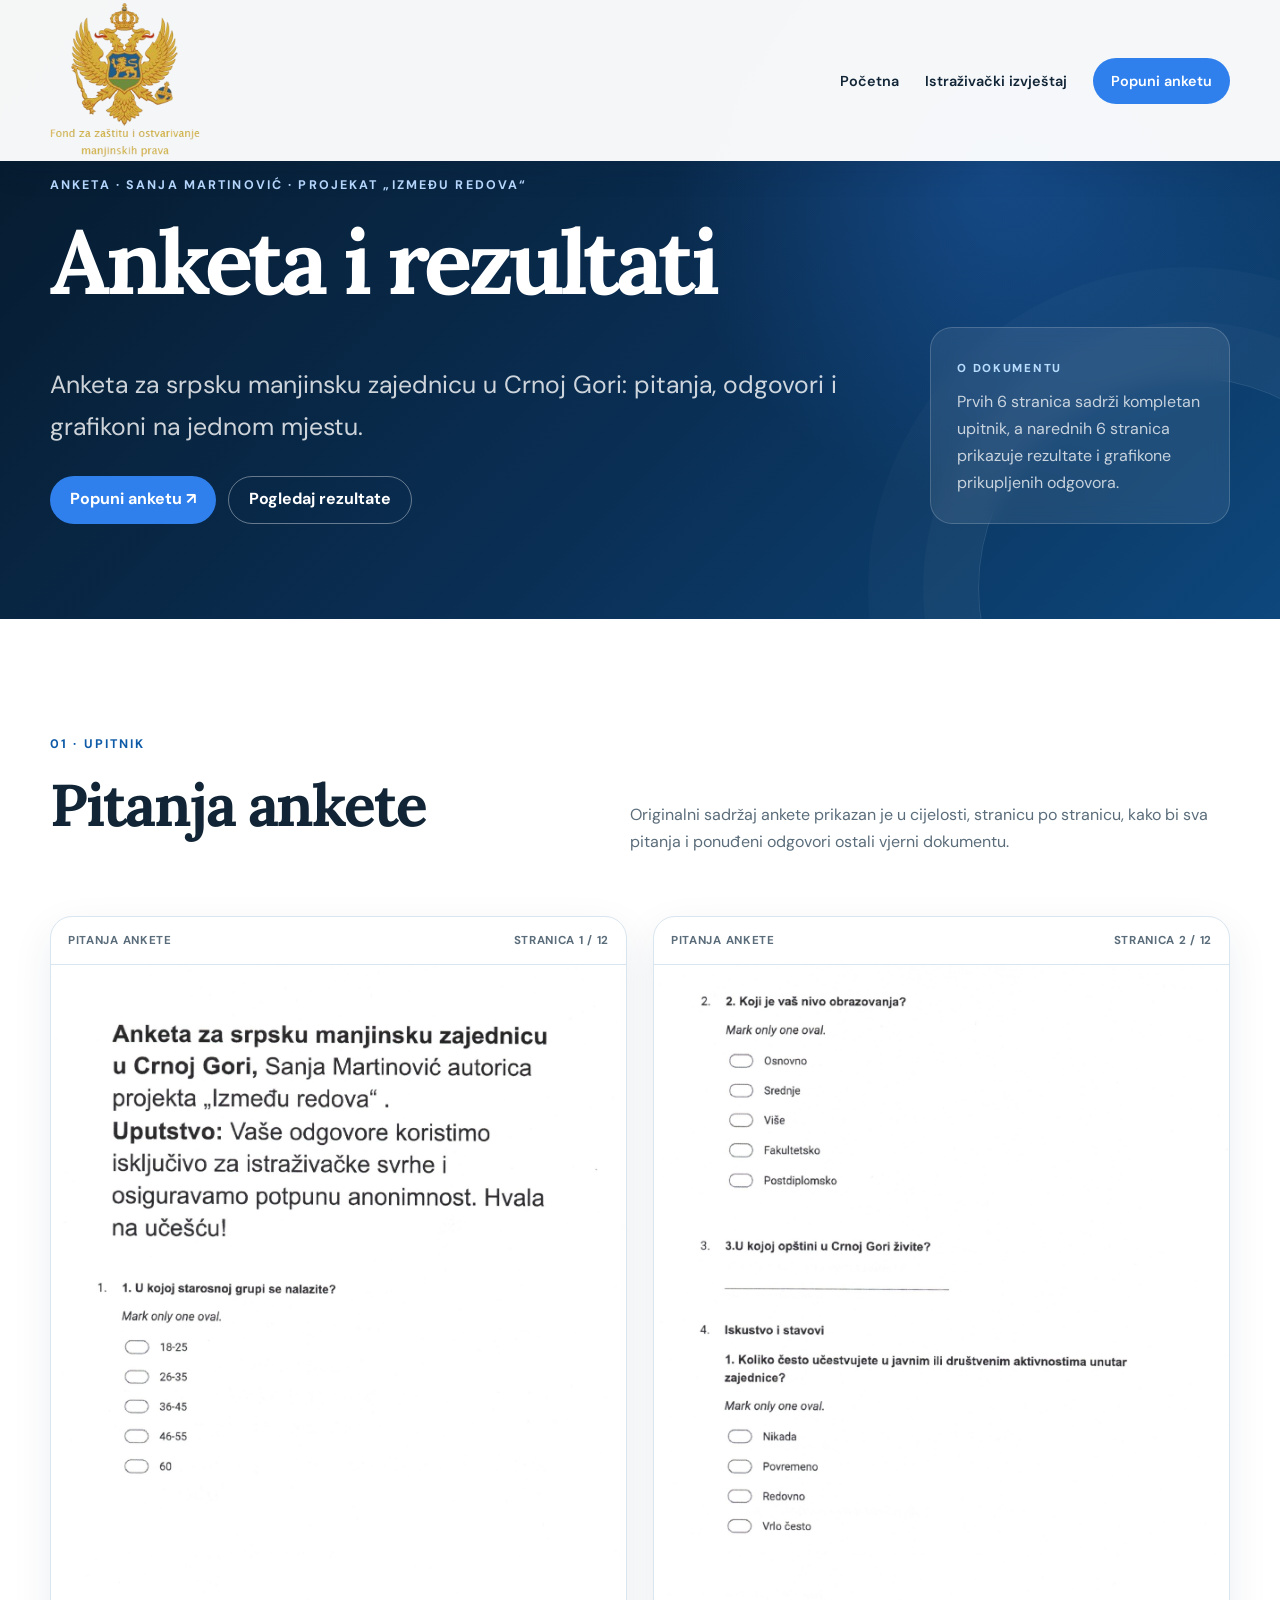
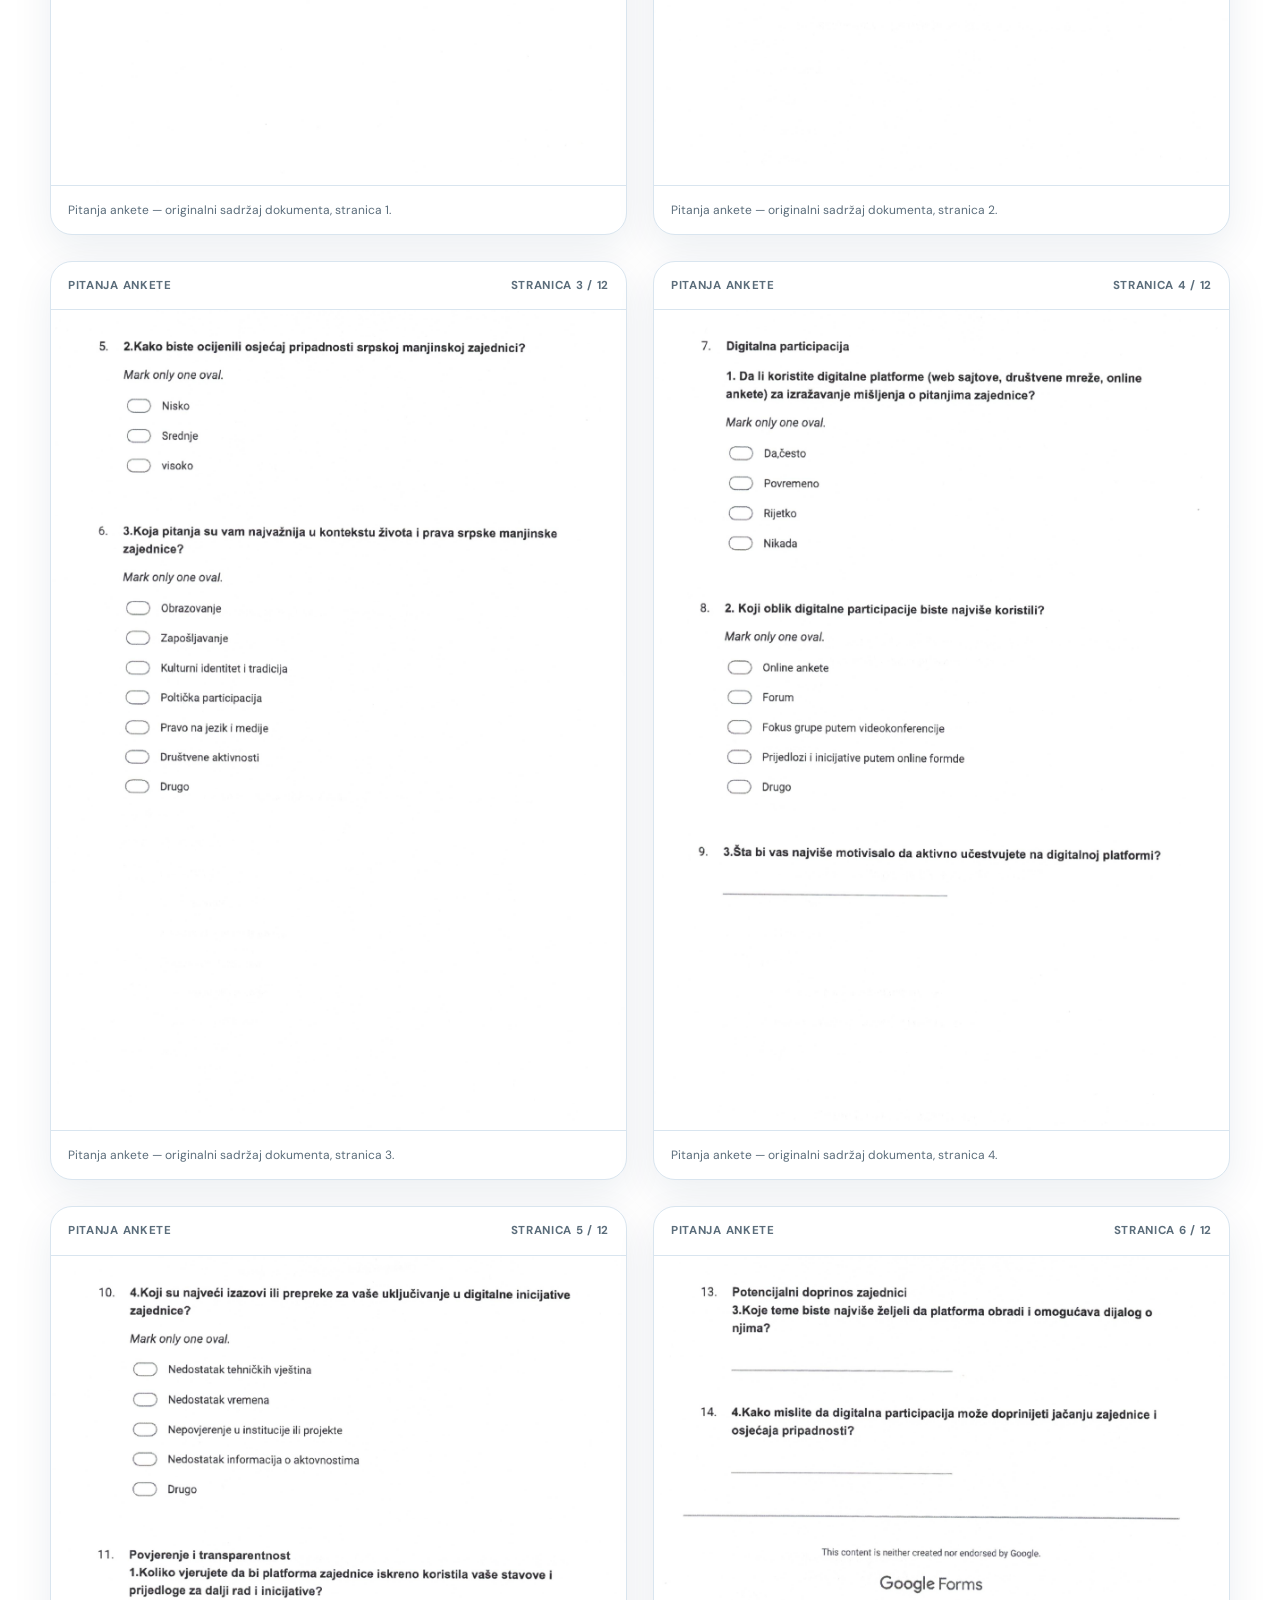
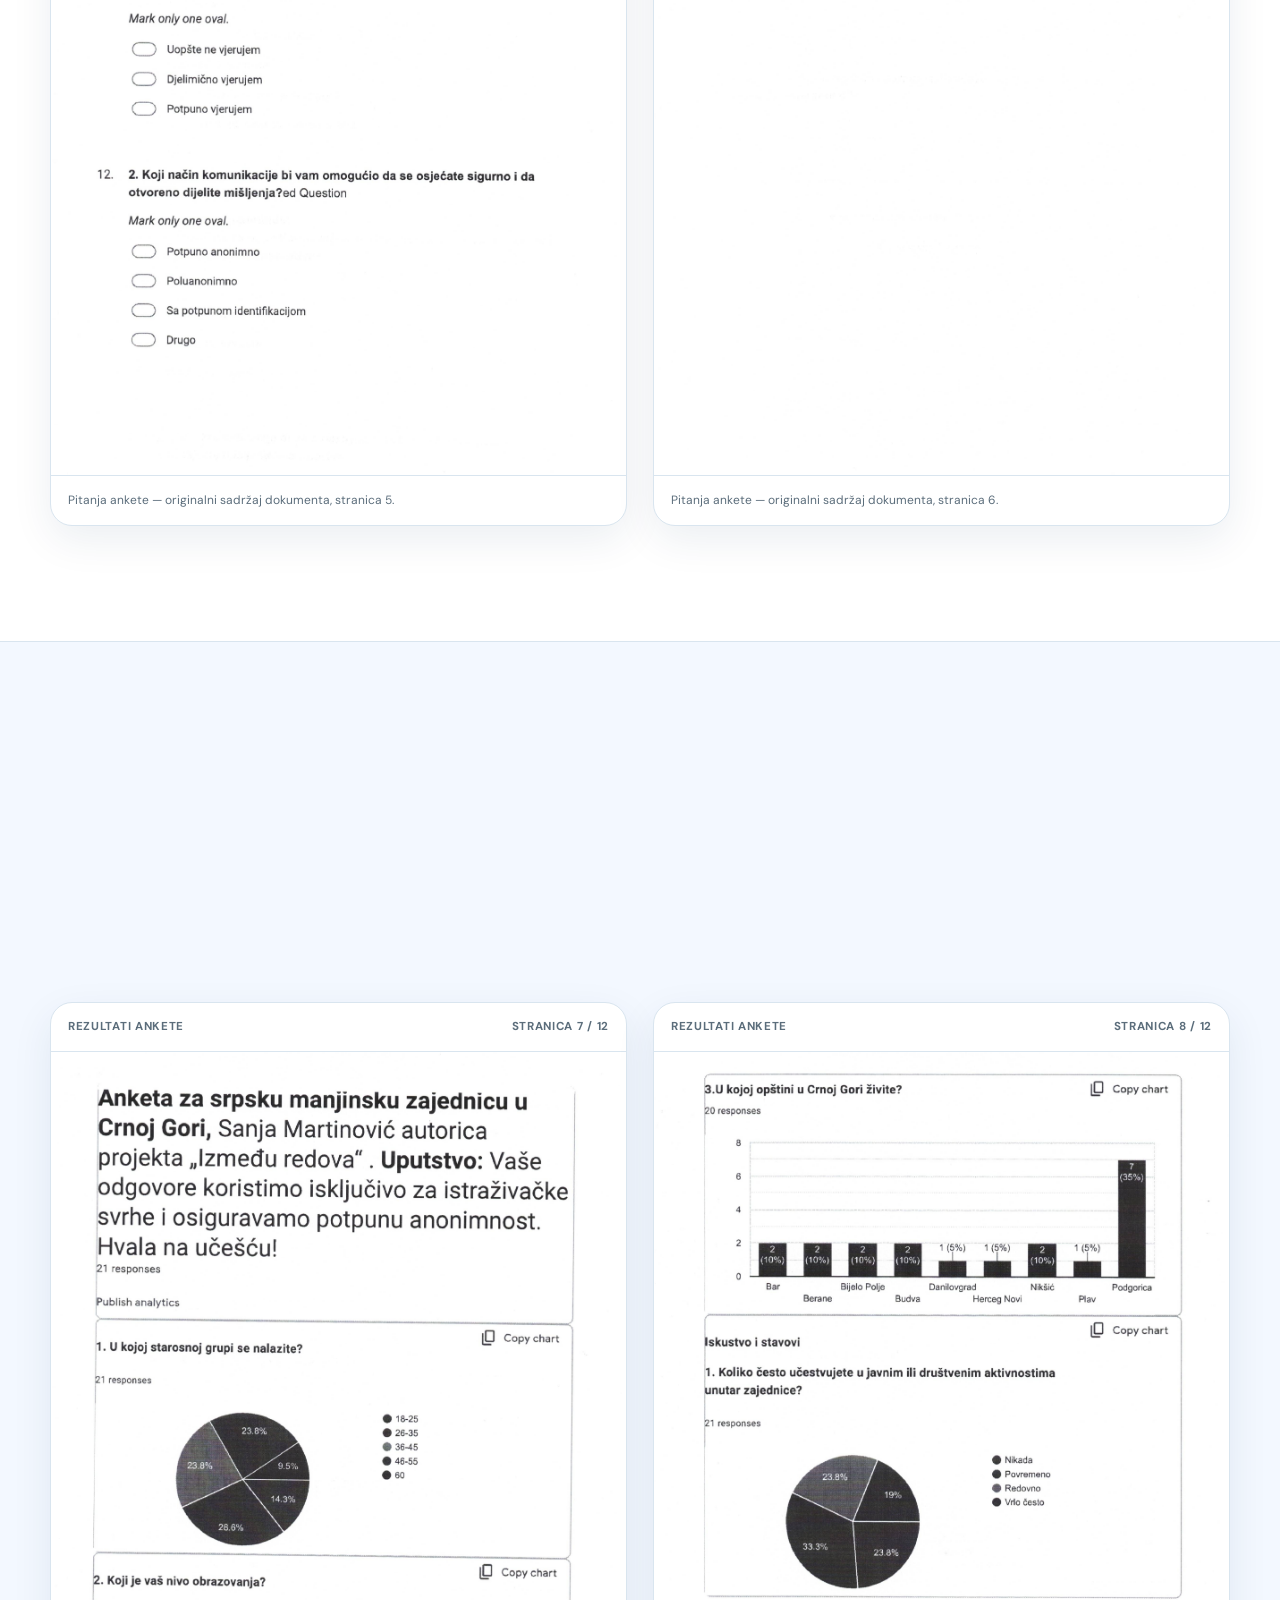
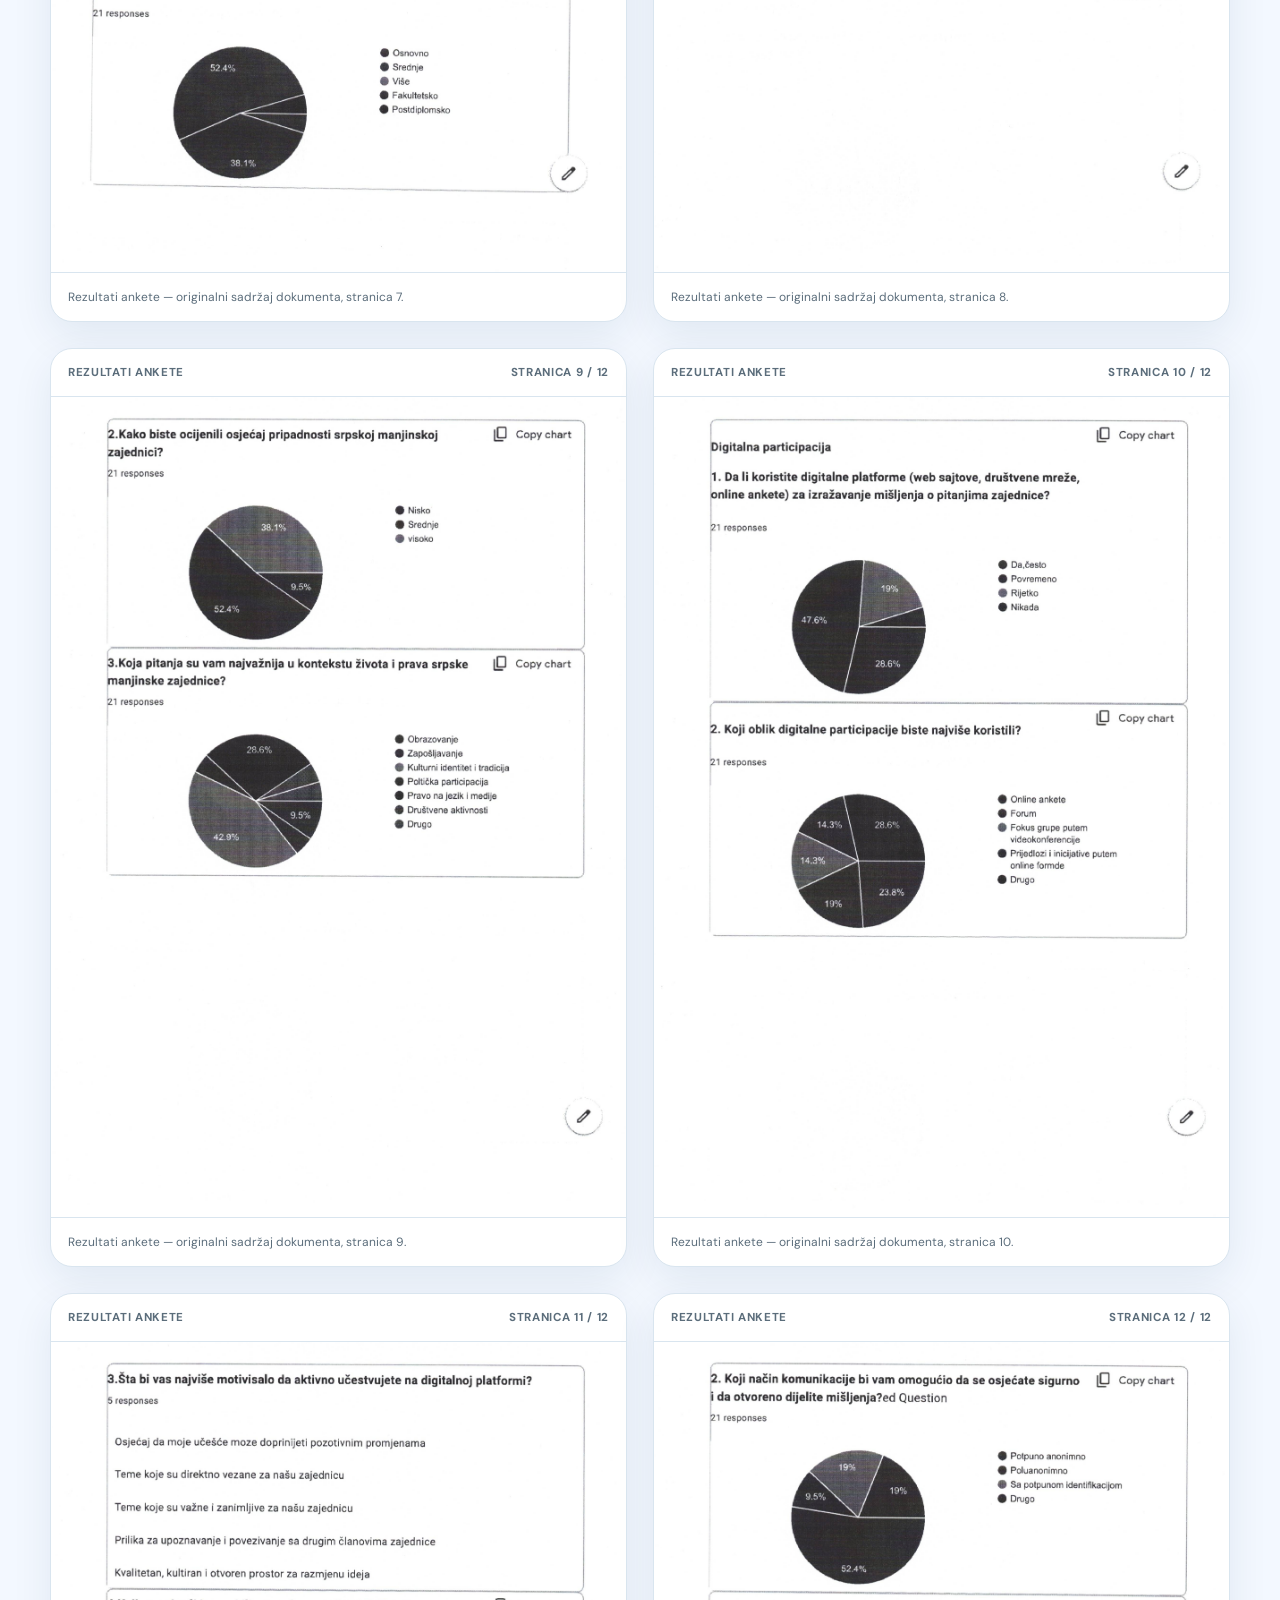
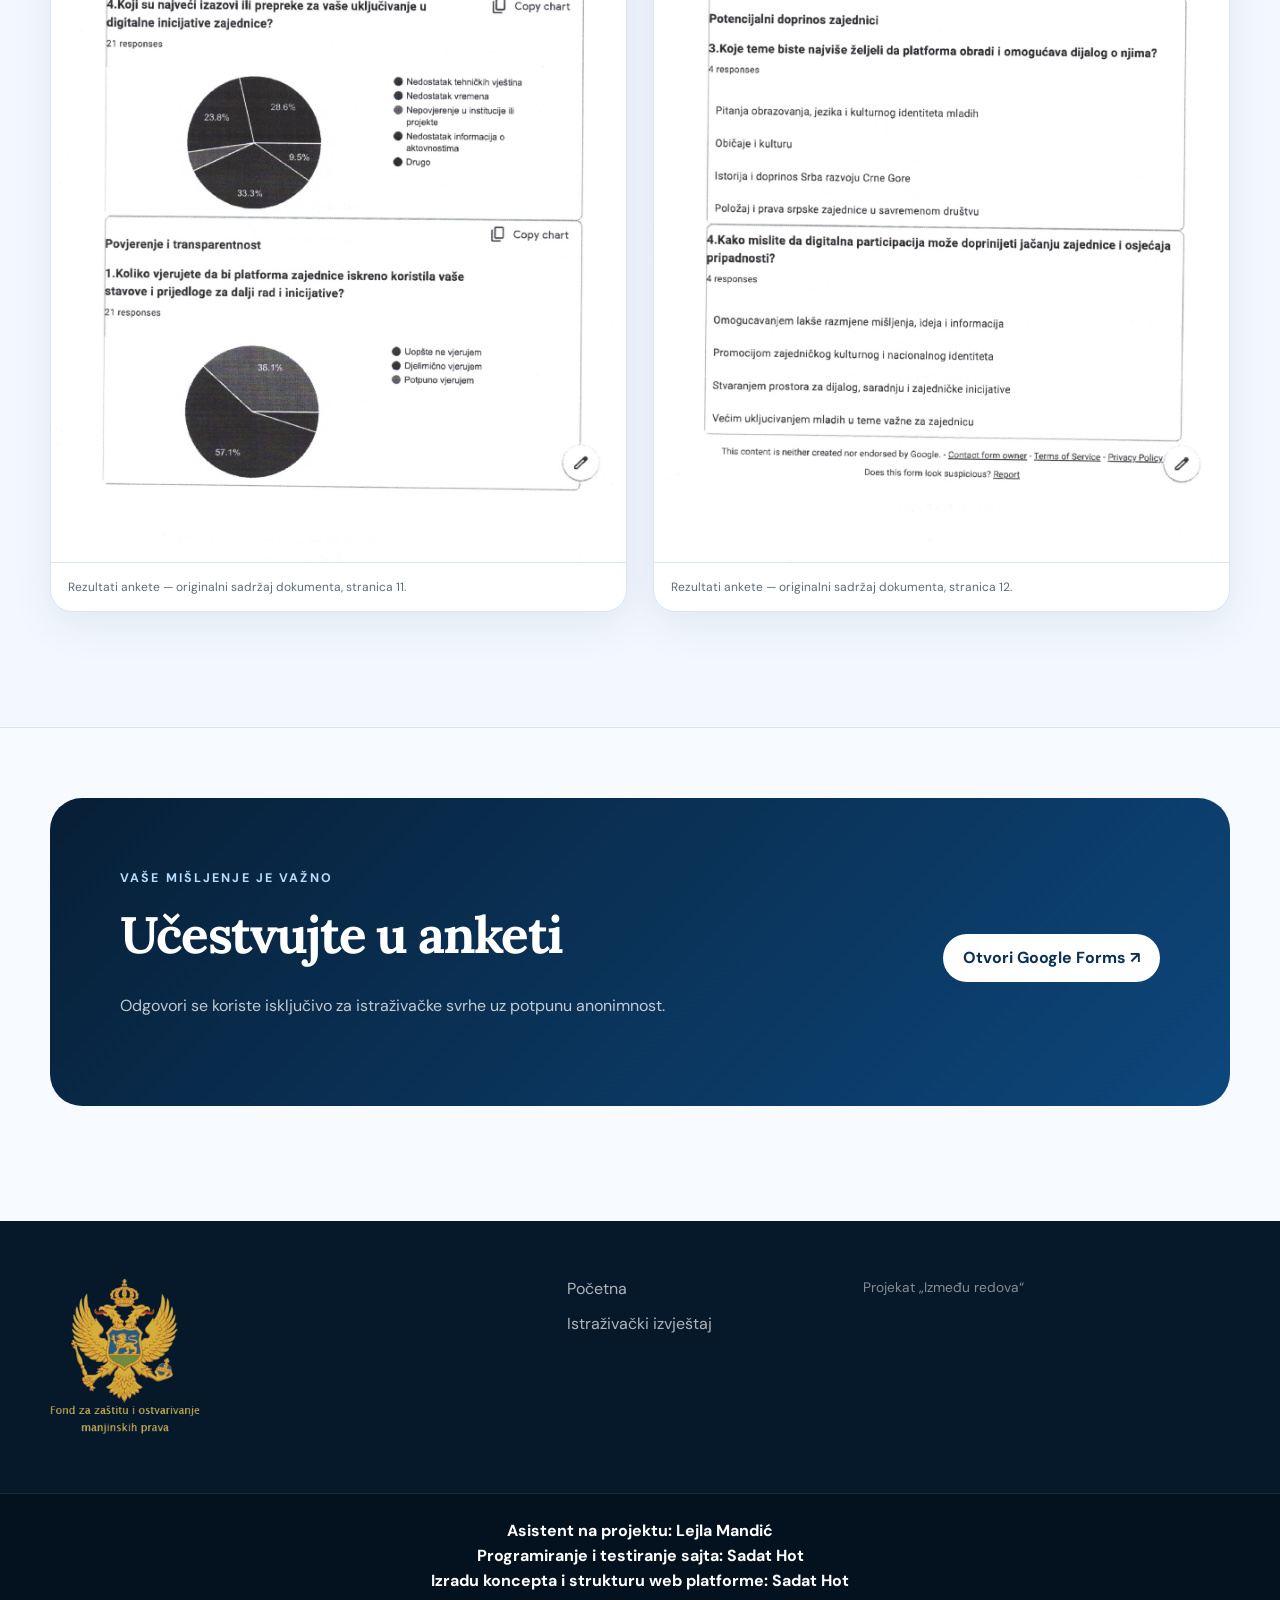
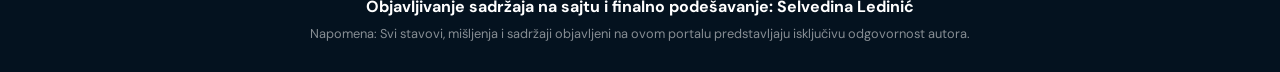
<file: anketa-rezultati.html>
<!DOCTYPE html>
<html lang="bs"><head>
<meta charset="UTF-8"><meta name="viewport" content="width=device-width, initial-scale=1.0">
<meta name="description" content="Anketa za srpsku manjinsku zajednicu u Crnoj Gori — pitanja i grafikoni rezultata.">
<title>Anketa i rezultati | Između redova</title>
<link rel="preconnect" href="https://fonts.googleapis.com"><link rel="preconnect" href="https://fonts.gstatic.com" crossorigin>
<link href="https://fonts.googleapis.com/css2?family=DM+Sans:wght@400;500;600;700&family=Lora:wght@500;600;700&display=swap" rel="stylesheet">
<link rel="stylesheet" href="css/style.css"><link rel="stylesheet" href="css/research.css"><script defer src="js/script.js"></script>
</head><body class="research-page">
<a class="skip-link" href="#sadrzaj">Preskoči na sadržaj</a>
<header class="site-header scrolled research-header" id="top"><nav class="nav shell" aria-label="Glavna navigacija"><a href="index.html" class="brand" aria-label="Između redova — početna"><img src="logoo.png" alt="Između redova" class="brand-logo"></a><button class="menu-toggle" type="button" aria-label="Otvori meni" aria-expanded="false" aria-controls="primary-menu"><span></span><span></span><span></span></button><div class="nav-panel" id="primary-menu"><a href="index.html">Početna</a><a href="istrazivacki-izvjestaj.html">Istraživački izvještaj</a><a class="nav-button" href="https://docs.google.com/forms/d/e/1FAIpQLSd-LHGMyOSpvpjVWdt5FexGVbbfc4CuYULvwJw41QJzIXAiew/viewform?usp=dialog" target="_blank" rel="noopener noreferrer">Popuni anketu</a></div></nav></header>
<main id="sadrzaj">
<section class="document-hero survey-hero"><div class="shell document-hero-grid"><div class="reveal visible"><p class="kicker">Anketa · Sanja Martinović · projekat „Između redova“</p><h1>Anketa i rezultati</h1><p class="document-lead">Anketa za srpsku manjinsku zajednicu u Crnoj Gori: pitanja, odgovori i grafikoni na jednom mjestu.</p><div class="document-actions"><a class="button button-primary" href="https://docs.google.com/forms/d/e/1FAIpQLSd-LHGMyOSpvpjVWdt5FexGVbbfc4CuYULvwJw41QJzIXAiew/viewform?usp=dialog" target="_blank" rel="noopener noreferrer">Popuni anketu ↗</a><a class="button button-ghost" href="#rezultati">Pogledaj rezultate</a></div></div><aside class="hero-note reveal visible"><span class="note-label">O dokumentu</span><p>Prvih 6 stranica sadrži kompletan upitnik, a narednih 6 stranica prikazuje rezultate i grafikone prikupljenih odgovora.</p></aside></div></section>
<section class="section pdf-section" id="pitanja"><div class="shell"><div class="document-section-head reveal"><div><p class="kicker blue">01 · Upitnik</p><h2>Pitanja ankete</h2></div><p>Originalni sadržaj ankete prikazan je u cijelosti, stranicu po stranicu, kako bi sva pitanja i ponuđeni odgovori ostali vjerni dokumentu.</p></div><div class="pdf-grid"><figure class="pdf-page-card reveal"><div class="pdf-page-top"><span>Pitanja ankete</span><span>Stranica 1 / 12</span></div><img src="assets/anketa/page-01.png" alt="Pitanja ankete, stranica 1" loading="lazy"><figcaption>Pitanja ankete — originalni sadržaj dokumenta, stranica 1.</figcaption></figure><figure class="pdf-page-card reveal"><div class="pdf-page-top"><span>Pitanja ankete</span><span>Stranica 2 / 12</span></div><img src="assets/anketa/page-02.png" alt="Pitanja ankete, stranica 2" loading="lazy"><figcaption>Pitanja ankete — originalni sadržaj dokumenta, stranica 2.</figcaption></figure><figure class="pdf-page-card reveal"><div class="pdf-page-top"><span>Pitanja ankete</span><span>Stranica 3 / 12</span></div><img src="assets/anketa/page-03.png" alt="Pitanja ankete, stranica 3" loading="lazy"><figcaption>Pitanja ankete — originalni sadržaj dokumenta, stranica 3.</figcaption></figure><figure class="pdf-page-card reveal"><div class="pdf-page-top"><span>Pitanja ankete</span><span>Stranica 4 / 12</span></div><img src="assets/anketa/page-04.png" alt="Pitanja ankete, stranica 4" loading="lazy"><figcaption>Pitanja ankete — originalni sadržaj dokumenta, stranica 4.</figcaption></figure><figure class="pdf-page-card reveal"><div class="pdf-page-top"><span>Pitanja ankete</span><span>Stranica 5 / 12</span></div><img src="assets/anketa/page-05.png" alt="Pitanja ankete, stranica 5" loading="lazy"><figcaption>Pitanja ankete — originalni sadržaj dokumenta, stranica 5.</figcaption></figure><figure class="pdf-page-card reveal"><div class="pdf-page-top"><span>Pitanja ankete</span><span>Stranica 6 / 12</span></div><img src="assets/anketa/page-06.png" alt="Pitanja ankete, stranica 6" loading="lazy"><figcaption>Pitanja ankete — originalni sadržaj dokumenta, stranica 6.</figcaption></figure></div></div></section>
<section class="section pdf-section results-band" id="rezultati"><div class="shell"><div class="document-section-head reveal"><div><p class="kicker blue">02 · Rezultati</p><h2>Grafikoni i odgovori</h2></div><p>Kompletni rezultati ankete, uključujući grafikone i otvorene odgovore, prikazani su u originalnom obliku iz dokumenta.</p></div><div class="pdf-grid"><figure class="pdf-page-card reveal"><div class="pdf-page-top"><span>Rezultati ankete</span><span>Stranica 7 / 12</span></div><img src="assets/anketa/page-07.png" alt="Rezultati ankete, stranica 7" loading="lazy"><figcaption>Rezultati ankete — originalni sadržaj dokumenta, stranica 7.</figcaption></figure><figure class="pdf-page-card reveal"><div class="pdf-page-top"><span>Rezultati ankete</span><span>Stranica 8 / 12</span></div><img src="assets/anketa/page-08.png" alt="Rezultati ankete, stranica 8" loading="lazy"><figcaption>Rezultati ankete — originalni sadržaj dokumenta, stranica 8.</figcaption></figure><figure class="pdf-page-card reveal"><div class="pdf-page-top"><span>Rezultati ankete</span><span>Stranica 9 / 12</span></div><img src="assets/anketa/page-09.png" alt="Rezultati ankete, stranica 9" loading="lazy"><figcaption>Rezultati ankete — originalni sadržaj dokumenta, stranica 9.</figcaption></figure><figure class="pdf-page-card reveal"><div class="pdf-page-top"><span>Rezultati ankete</span><span>Stranica 10 / 12</span></div><img src="assets/anketa/page-10.png" alt="Rezultati ankete, stranica 10" loading="lazy"><figcaption>Rezultati ankete — originalni sadržaj dokumenta, stranica 10.</figcaption></figure><figure class="pdf-page-card reveal"><div class="pdf-page-top"><span>Rezultati ankete</span><span>Stranica 11 / 12</span></div><img src="assets/anketa/page-11.png" alt="Rezultati ankete, stranica 11" loading="lazy"><figcaption>Rezultati ankete — originalni sadržaj dokumenta, stranica 11.</figcaption></figure><figure class="pdf-page-card reveal"><div class="pdf-page-top"><span>Rezultati ankete</span><span>Stranica 12 / 12</span></div><img src="assets/anketa/page-12.png" alt="Rezultati ankete, stranica 12" loading="lazy"><figcaption>Rezultati ankete — originalni sadržaj dokumenta, stranica 12.</figcaption></figure></div></div></section>
<section class="survey-cta section"><div class="shell survey-cta-card reveal"><div><p class="kicker light">Vaše mišljenje je važno</p><h2>Učestvujte u anketi</h2><p>Odgovori se koriste isključivo za istraživačke svrhe uz potpunu anonimnost.</p></div><a class="button button-white" href="https://docs.google.com/forms/d/e/1FAIpQLSd-LHGMyOSpvpjVWdt5FexGVbbfc4CuYULvwJw41QJzIXAiew/viewform?usp=dialog" target="_blank" rel="noopener noreferrer">Otvori Google Forms ↗</a></div></section>
</main>
<footer class="site-footer research-footer"><div class="footer-main shell"><a href="index.html" class="footer-brand"><img src="logoo.png" alt="Između redova" class="brand-logo"></a><nav><a href="index.html">Početna</a><a href="istrazivacki-izvjestaj.html">Istraživački izvještaj</a></nav><p>Projekat „Između redova“</p></div><div class="footer-bottom">
    <h3>Asistent na projektu: Lejla Mandić</h3>
    <h3>Programiranje i testiranje sajta: Sadat Hot</h3>
    <h3>Izradu koncepta i strukturu web platforme: Sadat Hot</h3>
    <h3>Objavljivanje sadržaja na sajtu i finalno podešavanje: Selvedina Ledinić</h3>
    <p>Napomena: Svi stavovi, mišljenja i sadržaji objavljeni na ovom portalu predstavljaju isključivu odgovornost autora.</p>
  </div></footer><button class="back-to-top" type="button" aria-label="Nazad na vrh">↑</button>
</body></html>
</file>
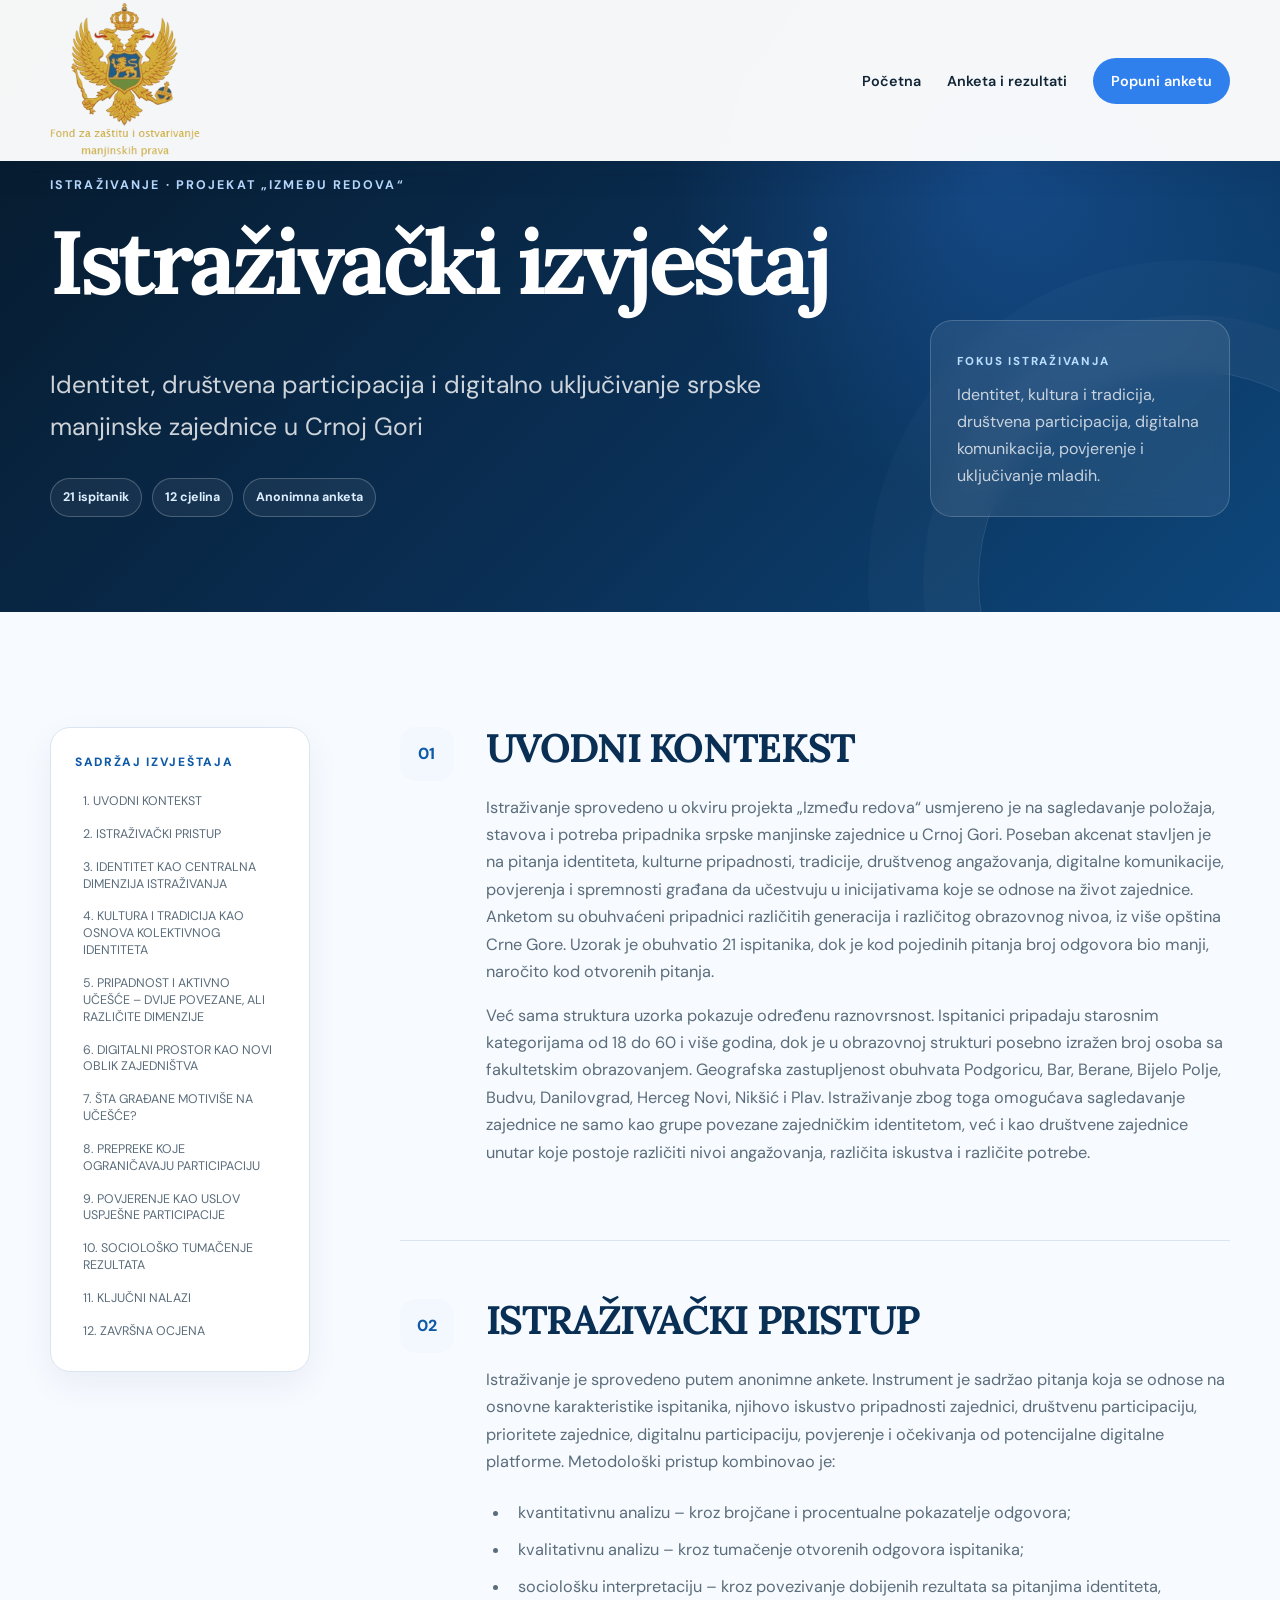
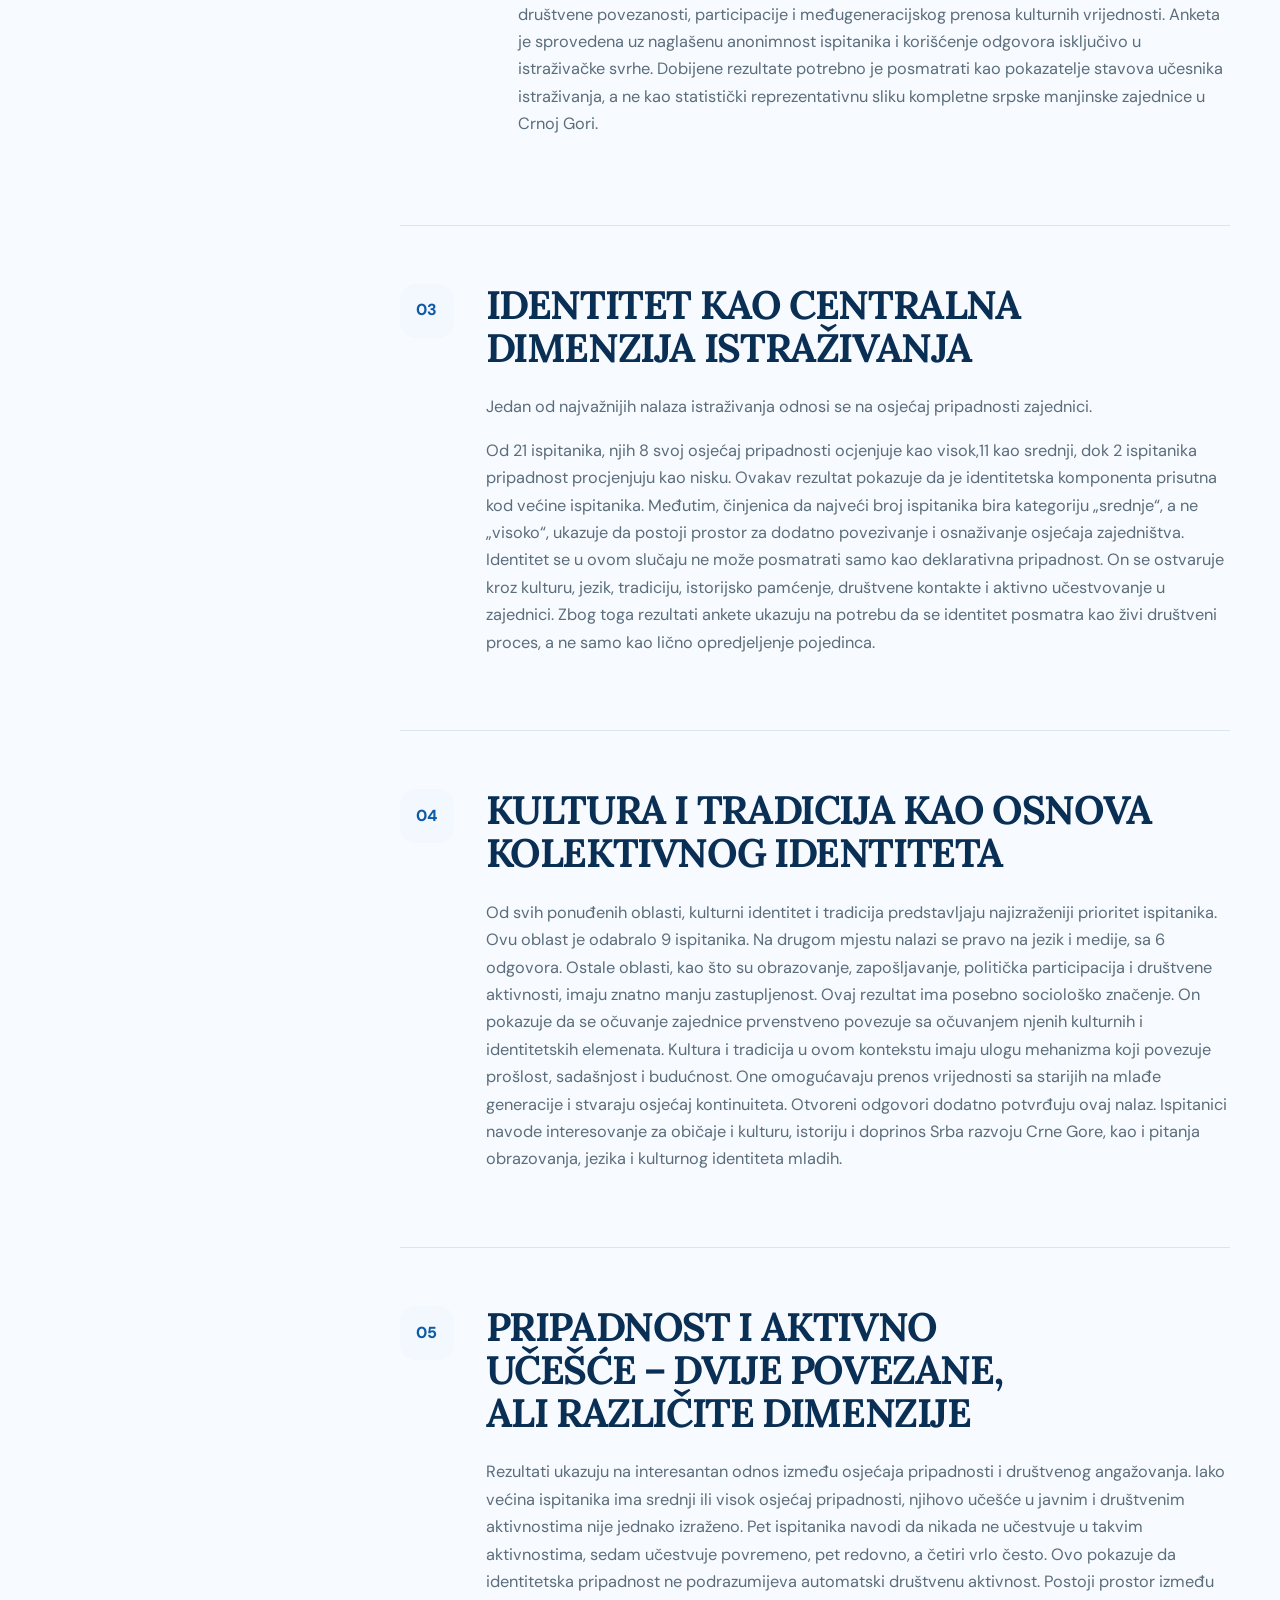
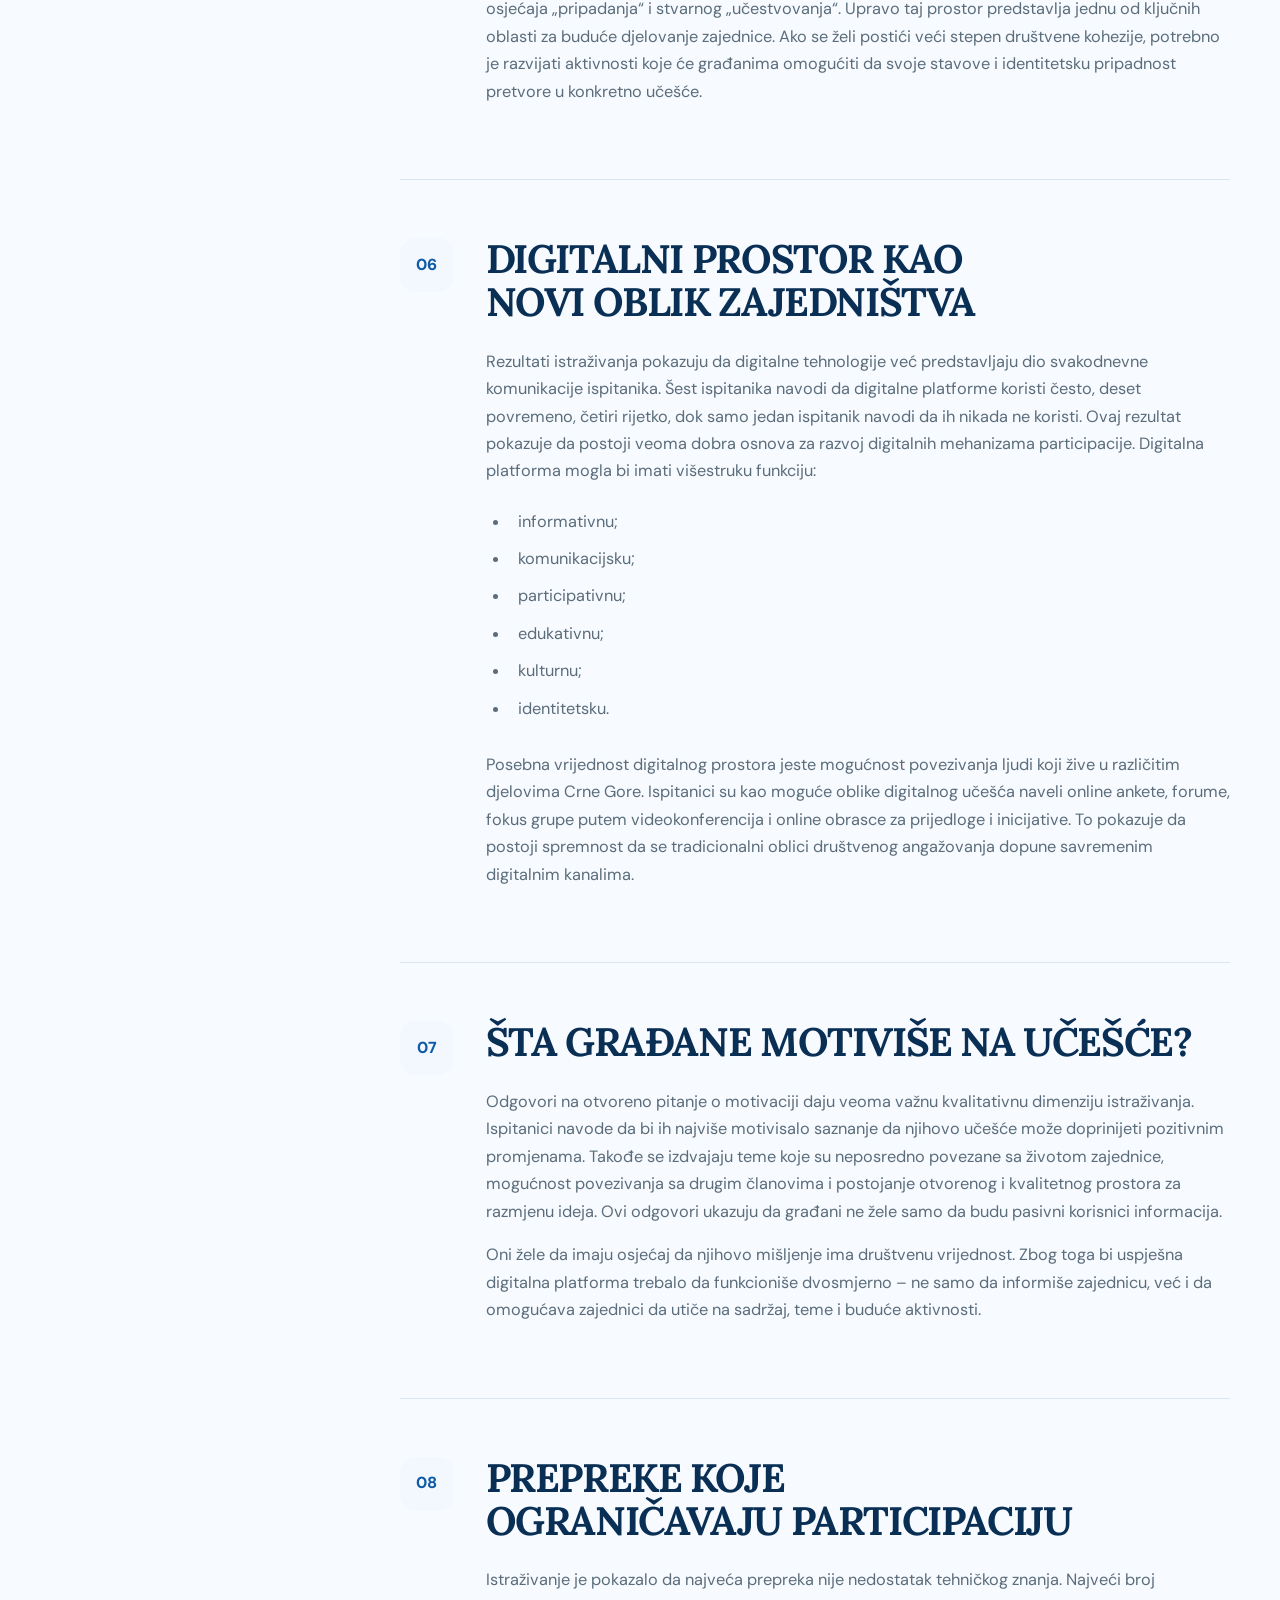
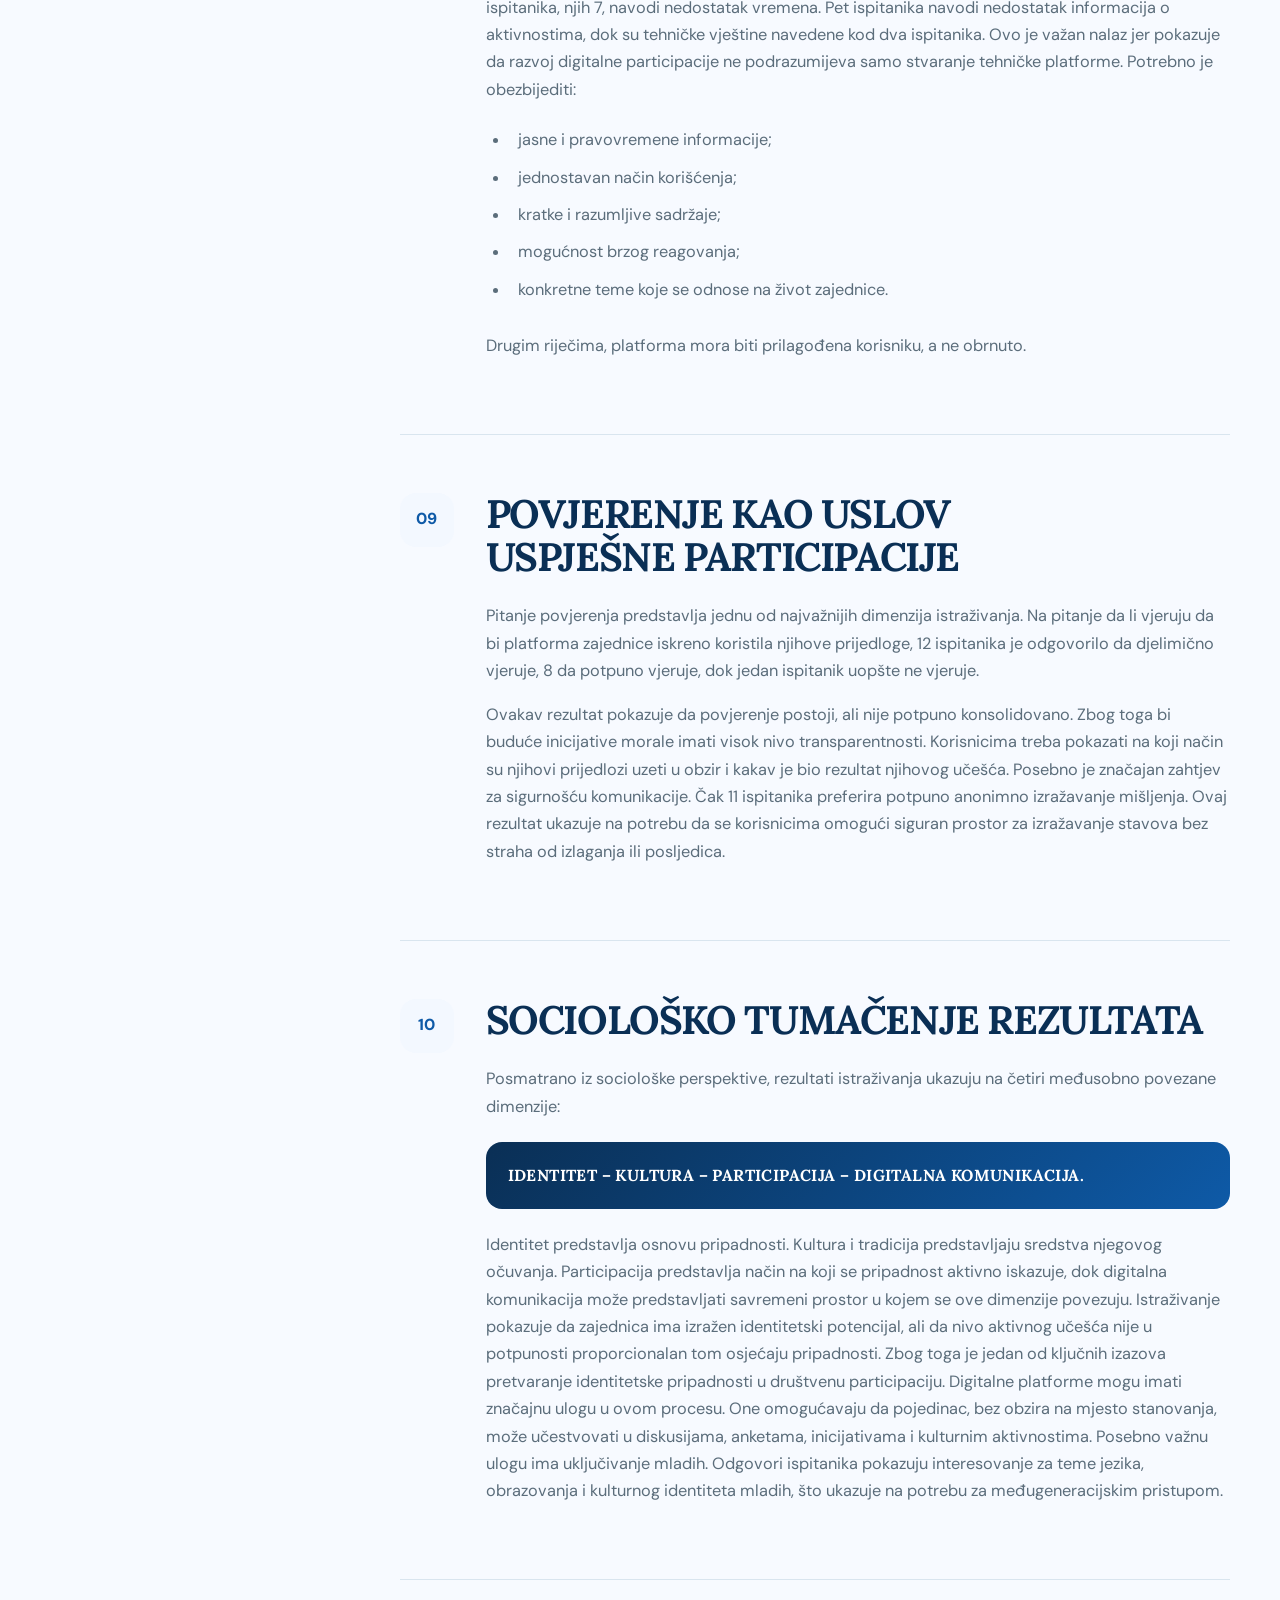
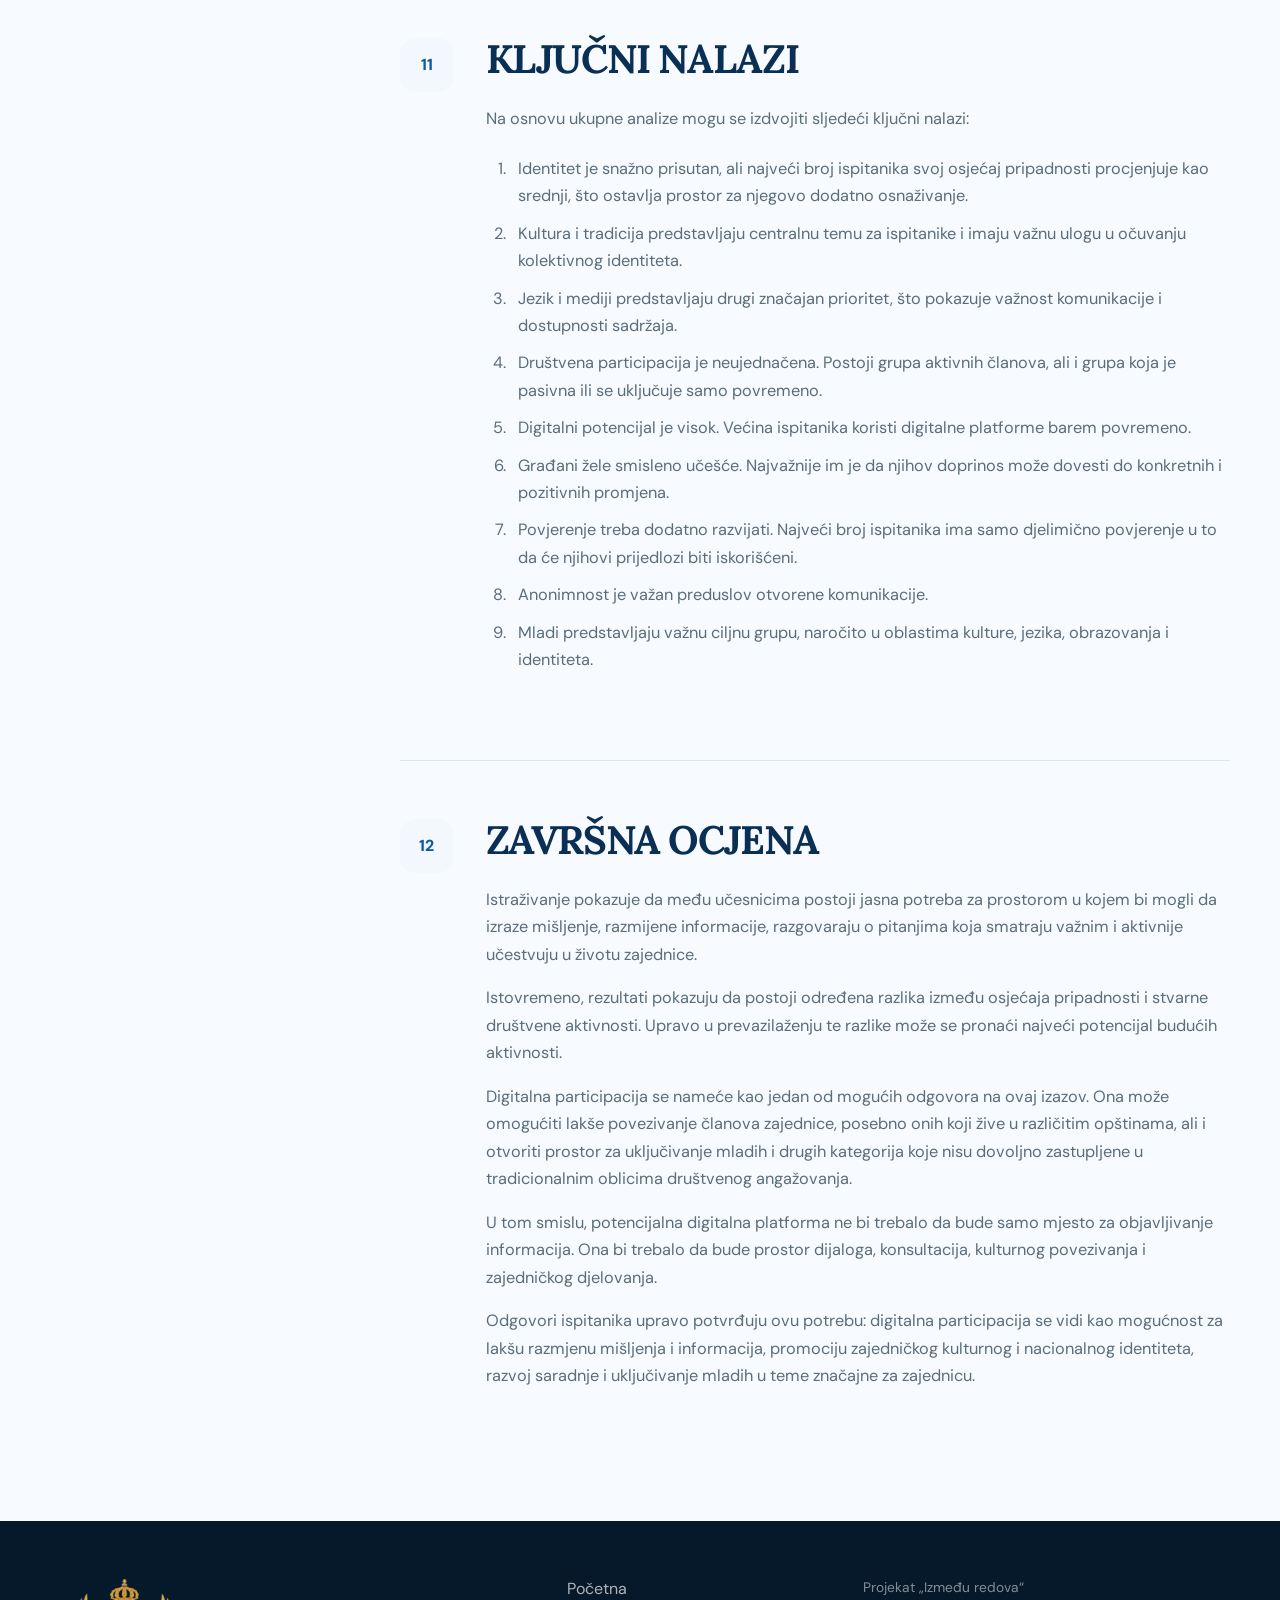
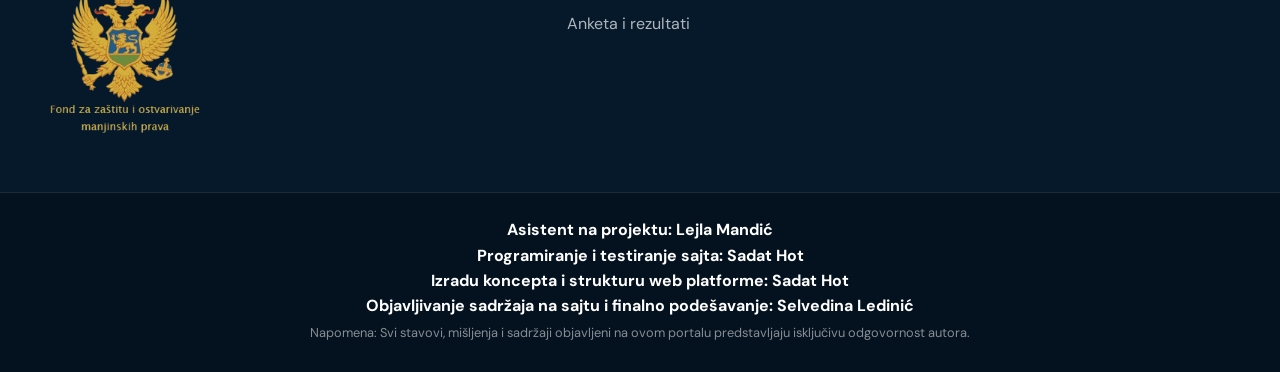
<file: istrazivacki-izvjestaj.html>
<!DOCTYPE html><html lang="bs"><head><meta charset="UTF-8"><meta name="viewport" content="width=device-width, initial-scale=1.0"><meta name="description" content="Istraživački izvještaj: Identitet, društvena participacija i digitalno uključivanje srpske manjinske zajednice u Crnoj Gori."><title>Istraživački izvještaj | Između redova</title><link rel="preconnect" href="https://fonts.googleapis.com"><link rel="preconnect" href="https://fonts.gstatic.com" crossorigin><link href="https://fonts.googleapis.com/css2?family=DM+Sans:wght@400;500;600;700&family=Lora:wght@500;600;700&display=swap" rel="stylesheet"><link rel="stylesheet" href="css/style.css"><link rel="stylesheet" href="css/research.css"><script defer src="js/script.js"></script></head><body class="research-page"><a class="skip-link" href="#sadrzaj">Preskoči na sadržaj</a><header class="site-header scrolled research-header" id="top"><nav class="nav shell" aria-label="Glavna navigacija"><a href="index.html" class="brand" aria-label="Između redova — početna"><img src="logoo.png" alt="Između redova" class="brand-logo"></a><button class="menu-toggle" type="button" aria-label="Otvori meni" aria-expanded="false" aria-controls="primary-menu"><span></span><span></span><span></span></button><div class="nav-panel" id="primary-menu"><a href="index.html">Početna</a><a href="anketa-rezultati.html">Anketa i rezultati</a><a class="nav-button" href="https://docs.google.com/forms/d/e/1FAIpQLSd-LHGMyOSpvpjVWdt5FexGVbbfc4CuYULvwJw41QJzIXAiew/viewform?usp=dialog" target="_blank" rel="noopener noreferrer">Popuni anketu</a></div></nav></header><main id="sadrzaj"><section class="document-hero report-hero"><div class="shell document-hero-grid"><div class="reveal visible"><p class="kicker">Istraživanje · projekat „Između redova“</p><h1>Istraživački izvještaj</h1><p class="document-lead">Identitet, društvena participacija i digitalno uključivanje srpske manjinske zajednice u Crnoj Gori</p><div class="document-meta"><span>21 ispitanik</span><span>12 cjelina</span><span>Anonimna anketa</span></div></div><aside class="hero-note reveal visible"><span class="note-label">Fokus istraživanja</span><p>Identitet, kultura i tradicija, društvena participacija, digitalna komunikacija, povjerenje i uključivanje mladih.</p></aside></div></section><section class="report-layout shell section"><aside class="report-toc"><p class="toc-title">Sadržaj izvještaja</p><nav><a href="#section-1">1. UVODNI KONTEKST</a><a href="#section-2">2. ISTRAŽIVAČKI PRISTUP</a><a href="#section-3">3. IDENTITET KAO CENTRALNA DIMENZIJA ISTRAŽIVANJA</a><a href="#section-4">4. KULTURA I TRADICIJA KAO OSNOVA KOLEKTIVNOG IDENTITETA</a><a href="#section-5">5. PRIPADNOST I AKTIVNO UČEŠĆE – DVIJE POVEZANE, ALI RAZLIČITE DIMENZIJE</a><a href="#section-6">6. DIGITALNI PROSTOR KAO NOVI OBLIK ZAJEDNIŠTVA</a><a href="#section-7">7. ŠTA GRAĐANE MOTIVIŠE NA UČEŠĆE?</a><a href="#section-8">8. PREPREKE KOJE OGRANIČAVAJU PARTICIPACIJU</a><a href="#section-9">9. POVJERENJE KAO USLOV USPJEŠNE PARTICIPACIJE</a><a href="#section-10">10. SOCIOLOŠKO TUMAČENJE REZULTATA</a><a href="#section-11">11. KLJUČNI NALAZI</a><a href="#section-12">12. ZAVRŠNA OCJENA</a></nav></aside><article class="report-article"><section class="report-section reveal" id="section-1"><div class="report-number">01</div><div class="report-copy"><h2>UVODNI KONTEKST</h2><p>Istraživanje sprovedeno u okviru projekta „Između redova“ usmjereno je na sagledavanje položaja, stavova i potreba pripadnika srpske manjinske zajednice u Crnoj Gori. Poseban akcenat stavljen je na pitanja identiteta, kulturne pripadnosti, tradicije, društvenog angažovanja, digitalne komunikacije, povjerenja i spremnosti građana da učestvuju u inicijativama koje se odnose na život zajednice. Anketom su obuhvaćeni pripadnici različitih generacija i različitog obrazovnog nivoa, iz više opština Crne Gore. Uzorak je obuhvatio 21 ispitanika, dok je kod pojedinih pitanja broj odgovora bio manji, naročito kod otvorenih pitanja.</p><p>Već sama struktura uzorka pokazuje određenu raznovrsnost. Ispitanici pripadaju starosnim kategorijama od 18 do 60 i više godina, dok je u obrazovnoj strukturi posebno izražen broj osoba sa fakultetskim obrazovanjem. Geografska zastupljenost obuhvata Podgoricu, Bar, Berane, Bijelo Polje, Budvu, Danilovgrad, Herceg Novi, Nikšić i Plav.
Istraživanje zbog toga omogućava sagledavanje zajednice ne samo kao grupe povezane zajedničkim identitetom, već i kao društvene zajednice unutar koje postoje različiti nivoi angažovanja, različita iskustva i različite potrebe.</p></div></section><section class="report-section reveal" id="section-2"><div class="report-number">02</div><div class="report-copy"><h2>ISTRAŽIVAČKI PRISTUP</h2><p>Istraživanje je sprovedeno putem anonimne ankete. Instrument je sadržao pitanja koja se odnose na osnovne karakteristike ispitanika, njihovo iskustvo pripadnosti zajednici, društvenu participaciju, prioritete zajednice, digitalnu participaciju, povjerenje i očekivanja od potencijalne digitalne platforme. Metodološki pristup kombinovao je:</p><ul class="report-list"><li>kvantitativnu analizu – kroz brojčane i procentualne pokazatelje odgovora;</li><li>kvalitativnu analizu – kroz tumačenje otvorenih odgovora ispitanika;</li><li>sociološku interpretaciju – kroz povezivanje dobijenih rezultata sa pitanjima identiteta, društvene povezanosti, participacije i međugeneracijskog prenosa kulturnih vrijednosti. Anketa je sprovedena uz naglašenu anonimnost ispitanika i korišćenje odgovora isključivo u istraživačke svrhe. Dobijene rezultate potrebno je posmatrati kao pokazatelje stavova učesnika istraživanja, a ne kao statistički reprezentativnu sliku kompletne srpske manjinske zajednice u Crnoj Gori.</li></ul></div></section><section class="report-section reveal" id="section-3"><div class="report-number">03</div><div class="report-copy"><h2>IDENTITET KAO CENTRALNA DIMENZIJA ISTRAŽIVANJA</h2><p>Jedan od najvažnijih nalaza istraživanja odnosi se na osjećaj pripadnosti zajednici.</p><p>Od 21 ispitanika, njih 8 svoj osjećaj pripadnosti ocjenjuje kao visok,11 kao srednji, dok 2 ispitanika pripadnost procjenjuju kao nisku. Ovakav rezultat pokazuje da je identitetska komponenta prisutna kod većine ispitanika. Međutim, činjenica da najveći broj ispitanika bira kategoriju „srednje“, a ne „visoko“, ukazuje da postoji prostor za dodatno povezivanje i osnaživanje osjećaja zajedništva. Identitet se u ovom slučaju ne može posmatrati samo kao deklarativna pripadnost. On se ostvaruje kroz kulturu, jezik, tradiciju, istorijsko pamćenje, društvene kontakte i aktivno učestvovanje u zajednici. Zbog toga rezultati ankete ukazuju na potrebu da se identitet posmatra kao živi društveni proces, a ne samo kao lično opredjeljenje pojedinca.</p></div></section><section class="report-section reveal" id="section-4"><div class="report-number">04</div><div class="report-copy"><h2>KULTURA I TRADICIJA KAO OSNOVA KOLEKTIVNOG IDENTITETA</h2><p>Od svih ponuđenih oblasti, kulturni identitet i tradicija predstavljaju najizraženiji prioritet ispitanika. Ovu oblast je odabralo 9 ispitanika. Na drugom mjestu nalazi se pravo na jezik i medije, sa 6 odgovora. Ostale oblasti, kao što su obrazovanje, zapošljavanje, politička participacija i društvene aktivnosti, imaju znatno manju zastupljenost. Ovaj rezultat ima posebno sociološko značenje. On pokazuje da se očuvanje zajednice prvenstveno povezuje sa očuvanjem njenih kulturnih i identitetskih elemenata. Kultura i tradicija u ovom kontekstu imaju ulogu mehanizma koji povezuje prošlost, sadašnjost i budućnost. One omogućavaju prenos vrijednosti sa starijih na mlađe generacije i stvaraju osjećaj kontinuiteta. Otvoreni odgovori dodatno potvrđuju ovaj nalaz. Ispitanici navode interesovanje za običaje i kulturu, istoriju i doprinos Srba razvoju Crne Gore, kao i pitanja obrazovanja, jezika i kulturnog identiteta mladih.</p></div></section><section class="report-section reveal" id="section-5"><div class="report-number">05</div><div class="report-copy"><h2>PRIPADNOST I AKTIVNO UČEŠĆE – DVIJE POVEZANE, ALI RAZLIČITE DIMENZIJE</h2><p>Rezultati ukazuju na interesantan odnos između osjećaja pripadnosti i društvenog angažovanja. Iako većina ispitanika ima srednji ili visok osjećaj pripadnosti, njihovo učešće u javnim i društvenim aktivnostima nije jednako izraženo. Pet ispitanika navodi da nikada ne učestvuje u takvim aktivnostima, sedam učestvuje povremeno, pet redovno, a četiri vrlo često. Ovo pokazuje da identitetska pripadnost ne podrazumijeva automatski društvenu aktivnost. Postoji prostor između osjećaja „pripadanja“ i stvarnog „učestvovanja“. Upravo taj prostor predstavlja jednu od ključnih oblasti za buduće djelovanje zajednice. Ako se želi postići veći stepen društvene kohezije, potrebno je razvijati aktivnosti koje će građanima omogućiti da svoje stavove i identitetsku pripadnost pretvore u konkretno učešće.</p></div></section><section class="report-section reveal" id="section-6"><div class="report-number">06</div><div class="report-copy"><h2>DIGITALNI PROSTOR KAO NOVI OBLIK ZAJEDNIŠTVA</h2><p>Rezultati istraživanja pokazuju da digitalne tehnologije već predstavljaju dio svakodnevne komunikacije ispitanika. Šest ispitanika navodi da digitalne platforme koristi često, deset povremeno, četiri rijetko, dok samo jedan ispitanik navodi da ih nikada ne koristi. Ovaj rezultat pokazuje da postoji veoma dobra osnova za razvoj digitalnih mehanizama participacije. Digitalna platforma mogla bi imati višestruku funkciju:</p><ul class="report-list"><li>informativnu;</li><li>komunikacijsku;</li><li>participativnu;</li><li>edukativnu;</li><li>kulturnu;</li><li>identitetsku.</li></ul><p>Posebna vrijednost digitalnog prostora jeste mogućnost povezivanja ljudi koji žive u različitim djelovima Crne Gore. Ispitanici su kao moguće oblike digitalnog učešća naveli online ankete, forume, fokus grupe putem videokonferencija i online obrasce za prijedloge i inicijative. To pokazuje da postoji spremnost da se tradicionalni oblici društvenog angažovanja dopune savremenim digitalnim kanalima.</p></div></section><section class="report-section reveal" id="section-7"><div class="report-number">07</div><div class="report-copy"><h2>ŠTA GRAĐANE MOTIVIŠE NA UČEŠĆE?</h2><p>Odgovori na otvoreno pitanje o motivaciji daju veoma važnu kvalitativnu dimenziju istraživanja. Ispitanici navode da bi ih najviše motivisalo saznanje da njihovo učešće može doprinijeti pozitivnim promjenama. Takođe se izdvajaju teme koje su neposredno povezane sa životom zajednice, mogućnost povezivanja sa drugim članovima i postojanje otvorenog i kvalitetnog prostora za razmjenu ideja. Ovi odgovori ukazuju da građani ne žele samo da budu pasivni korisnici informacija.</p><p>Oni žele da imaju osjećaj da njihovo mišljenje ima društvenu vrijednost. Zbog toga bi uspješna digitalna platforma trebalo da funkcioniše dvosmjerno – ne samo da informiše zajednicu, već i da omogućava zajednici da utiče na sadržaj, teme i buduće aktivnosti.</p></div></section><section class="report-section reveal" id="section-8"><div class="report-number">08</div><div class="report-copy"><h2>PREPREKE KOJE OGRANIČAVAJU PARTICIPACIJU</h2><p>Istraživanje je pokazalo da najveća prepreka nije nedostatak tehničkog znanja. Najveći broj ispitanika, njih 7, navodi nedostatak vremena. Pet ispitanika navodi nedostatak informacija o aktivnostima, dok su tehničke vještine navedene kod dva ispitanika. Ovo je važan nalaz jer pokazuje da razvoj digitalne participacije ne podrazumijeva samo stvaranje tehničke platforme. Potrebno je obezbijediti:</p><ul class="report-list"><li>jasne i pravovremene informacije;</li><li>jednostavan način korišćenja;</li><li>kratke i razumljive sadržaje;</li><li>mogućnost brzog reagovanja;</li><li>konkretne teme koje se odnose na život zajednice.</li></ul><p>Drugim riječima, platforma mora biti prilagođena korisniku, a ne obrnuto.</p></div></section><section class="report-section reveal" id="section-9"><div class="report-number">09</div><div class="report-copy"><h2>POVJERENJE KAO USLOV USPJEŠNE PARTICIPACIJE</h2><p>Pitanje povjerenja predstavlja jednu od najvažnijih dimenzija istraživanja. Na pitanje da li vjeruju da bi platforma zajednice iskreno koristila njihove prijedloge, 12 ispitanika je odgovorilo da djelimično vjeruje, 8 da potpuno vjeruje, dok jedan ispitanik uopšte ne vjeruje.</p><p>Ovakav rezultat pokazuje da povjerenje postoji, ali nije potpuno konsolidovano. Zbog toga bi buduće inicijative morale imati visok nivo transparentnosti. Korisnicima treba pokazati na koji način su njihovi prijedlozi uzeti u obzir i kakav je bio rezultat njihovog učešća. Posebno je značajan zahtjev za sigurnošću komunikacije. Čak 11 ispitanika preferira potpuno anonimno izražavanje mišljenja. Ovaj rezultat ukazuje na potrebu da se korisnicima omogući siguran prostor za izražavanje stavova bez straha od izlaganja ili posljedica.</p></div></section><section class="report-section reveal" id="section-10"><div class="report-number">10</div><div class="report-copy"><h2>SOCIOLOŠKO TUMAČENJE REZULTATA</h2><p>Posmatrano iz sociološke perspektive, rezultati istraživanja ukazuju na četiri međusobno povezane dimenzije:</p><div class="dimension-strip">IDENTITET – KULTURA – PARTICIPACIJA – DIGITALNA KOMUNIKACIJA.</div><p>Identitet predstavlja osnovu pripadnosti. Kultura i tradicija predstavljaju sredstva njegovog očuvanja. Participacija predstavlja način na koji se pripadnost aktivno iskazuje, dok digitalna komunikacija može predstavljati savremeni prostor u kojem se ove dimenzije povezuju. Istraživanje pokazuje da zajednica ima izražen identitetski potencijal, ali da nivo aktivnog učešća nije u potpunosti proporcionalan tom osjećaju pripadnosti. Zbog toga je jedan od ključnih izazova pretvaranje identitetske pripadnosti u društvenu participaciju. Digitalne platforme mogu imati značajnu ulogu u ovom procesu. One omogućavaju da pojedinac, bez obzira na mjesto stanovanja, može učestvovati u diskusijama, anketama, inicijativama i kulturnim aktivnostima. Posebno važnu ulogu ima uključivanje mladih. Odgovori ispitanika pokazuju interesovanje za teme jezika, obrazovanja i kulturnog identiteta mladih, što ukazuje na potrebu za međugeneracijskim pristupom.</p></div></section><section class="report-section reveal" id="section-11"><div class="report-number">11</div><div class="report-copy"><h2>KLJUČNI NALAZI</h2><p>Na osnovu ukupne analize mogu se izdvojiti sljedeći ključni nalazi:</p><ol class="findings-list"><li>Identitet je snažno prisutan, ali najveći broj ispitanika svoj osjećaj pripadnosti procjenjuje kao srednji, što ostavlja prostor za njegovo dodatno osnaživanje.</li><li>Kultura i tradicija predstavljaju centralnu temu za ispitanike i imaju važnu ulogu u očuvanju kolektivnog identiteta.</li><li>Jezik i mediji predstavljaju drugi značajan prioritet, što pokazuje važnost komunikacije i dostupnosti sadržaja.</li><li>Društvena participacija je neujednačena. Postoji grupa aktivnih članova, ali i grupa koja je pasivna ili se uključuje samo povremeno.</li><li>Digitalni potencijal je visok. Većina ispitanika koristi digitalne platforme barem povremeno.</li><li>Građani žele smisleno učešće. Najvažnije im je da njihov doprinos može dovesti do konkretnih i pozitivnih promjena.</li><li>Povjerenje treba dodatno razvijati. Najveći broj ispitanika ima samo djelimično povjerenje u to da će njihovi prijedlozi biti iskorišćeni.</li><li>Anonimnost je važan preduslov otvorene komunikacije.</li><li>Mladi predstavljaju važnu ciljnu grupu, naročito u oblastima kulture, jezika, obrazovanja i identiteta.</li></ol></div></section><section class="report-section reveal" id="section-12"><div class="report-number">12</div><div class="report-copy"><h2>ZAVRŠNA OCJENA</h2><p>Istraživanje pokazuje da među učesnicima postoji jasna potreba za prostorom u kojem bi mogli da izraze mišljenje, razmijene informacije, razgovaraju o pitanjima koja smatraju važnim i aktivnije učestvuju u životu zajednice.</p><p>Istovremeno, rezultati pokazuju da postoji određena razlika između osjećaja pripadnosti i stvarne društvene aktivnosti. Upravo u prevazilaženju te razlike može se pronaći najveći potencijal budućih aktivnosti.</p><p>Digitalna participacija se nameće kao jedan od mogućih odgovora na ovaj izazov. Ona može omogućiti lakše povezivanje članova zajednice, posebno onih koji žive u različitim opštinama, ali i otvoriti prostor za uključivanje mladih i drugih kategorija koje nisu dovoljno zastupljene u tradicionalnim oblicima društvenog angažovanja.</p><p>U tom smislu, potencijalna digitalna platforma ne bi trebalo da bude samo mjesto za objavljivanje informacija. Ona bi trebalo da bude prostor dijaloga, konsultacija, kulturnog povezivanja i zajedničkog djelovanja.</p><p>Odgovori ispitanika upravo potvrđuju ovu potrebu: digitalna participacija se vidi kao mogućnost za lakšu razmjenu mišljenja i informacija, promociju zajedničkog kulturnog i nacionalnog identiteta, razvoj saradnje i uključivanje mladih u teme značajne za zajednicu.</p></div></section></article></section></main><footer class="site-footer research-footer"><div class="footer-main shell"><a href="index.html" class="footer-brand"><img src="logoo.png" alt="Između redova" class="brand-logo"></a><nav><a href="index.html">Početna</a><a href="anketa-rezultati.html">Anketa i rezultati</a></nav><p>Projekat „Između redova“</p></div>
    <div class="footer-bottom">
        <h3>Asistent na projektu: Lejla Mandić</h3>
        <h3>Programiranje i testiranje sajta: Sadat Hot</h3>
        <h3>Izradu koncepta i strukturu web platforme: Sadat Hot</h3>
        <h3>Objavljivanje sadržaja na sajtu i finalno podešavanje: Selvedina Ledinić</h3>
        <p>Napomena: Svi stavovi, mišljenja i sadržaji objavljeni na ovom portalu predstavljaju isključivu odgovornost autora.</p>
      </div></footer><button class="back-to-top" type="button" aria-label="Nazad na vrh">↑</button></body></html>
</file>
<file: css/style.css>
:root {
  --navy: #071f36;
  --blue-900: #0a2f55;
  --blue-800: #0d477c;
  --blue-700: #0e5aa7;
  --blue-600: #1f6fc3;
  --blue-500: #2f80ed;
  --blue-100: #dcecff;
  --blue-50: #f3f8ff;
  --ink: #112536;
  --muted: #5b6d7b;
  --surface: #ffffff;
  --line: #d9e5ef;
  --shadow: 0 18px 50px rgba(9, 47, 85, .12);
  --radius-sm: 14px;
  --radius-md: 22px;
  --radius-lg: 32px;
  --shell: min(1180px, calc(100% - 40px));
}

* { box-sizing: border-box; }
html { scroll-behavior: smooth; }
body { margin: 0; font-family: "DM Sans", sans-serif; color: var(--ink); background: #fff; line-height: 1.68; overflow-x: hidden; }
img { display: block; max-width: 100%; }
a { color: inherit; text-decoration: none; }
button, a { -webkit-tap-highlight-color: transparent; }
button:focus-visible, a:focus-visible { outline: 3px solid #78b7ff; outline-offset: 4px; }
.shell { width: var(--shell); margin-inline: auto; }
.section { padding: clamp(72px, 9vw, 120px) 0; }
h1, h2, h3 { margin: 0 0 .6em; line-height: 1.08; text-wrap: balance; }
h1, h2 { font-family: "Lora", serif; }
h1 { font-size: clamp(3.7rem, 8vw, 7.8rem); letter-spacing: -.05em; }
h2 { font-size: clamp(2.2rem, 4.6vw, 4.4rem); letter-spacing: -.035em; }
h3 { font-size: clamp(1.25rem, 2.1vw, 1.75rem); }
p { margin: 0 0 1em; }

.skip-link { position: fixed; top: 10px; left: 10px; z-index: 3000; transform: translateY(-150%); background: #fff; padding: 10px 14px; border-radius: 8px; }
.skip-link:focus { transform: translateY(0); }

.site-header { position: fixed; inset: 0 0 auto; z-index: 1000; transition: background .25s ease, box-shadow .25s ease; }
.site-header.scrolled { background: rgba(255,255,255,.94); backdrop-filter: blur(16px); box-shadow: 0 10px 30px rgba(7,31,54,.08); }
.nav { min-height: 82px; display: flex; align-items: center; justify-content: space-between; gap: 28px; }
.brand { display: inline-flex; align-items: center; gap: 12px; color: #fff; }
.site-header.scrolled .brand { color: var(--navy); }
.brand-symbol { display: grid; place-items: center; width: 42px; height: 42px; border-radius: 12px; background: var(--blue-500); color: #fff; font-size: .85rem; font-weight: 800; letter-spacing: .06em; }
.brand-text { display: grid; line-height: 1.15; }
.brand-text strong { font-size: 1rem; }
.brand-text small { margin-top: 4px; font-size: .68rem; opacity: .7; }
.nav-panel { display: flex; align-items: center; gap: 26px; }
.nav-panel a { position: relative; color: rgba(255,255,255,.88); font-size: .9rem; font-weight: 600; }
.site-header.scrolled .nav-panel a { color: var(--ink); }
.nav-panel a:not(.nav-button)::after { content: ""; position: absolute; left: 0; right: 100%; bottom: -8px; height: 2px; background: var(--blue-500); transition: right .25s ease; }
.nav-panel a:hover::after, .nav-panel a.active::after { right: 0; }
.nav-button { padding: 11px 18px; border-radius: 999px; background: var(--blue-500); color: #fff !important; }
.menu-toggle { display: none; width: 46px; height: 46px; padding: 12px 10px; border: 0; border-radius: 12px; background: rgba(255,255,255,.12); cursor: pointer; flex-direction: column; justify-content: center; gap: 5px; }
.menu-toggle span { width: 100%; height: 2px; background: #fff; transition: .25s ease; }
.site-header.scrolled .menu-toggle { background: var(--blue-50); }
.site-header.scrolled .menu-toggle span { background: var(--navy); }

.hero { min-height: 780px; height: 94vh; position: relative; display: grid; align-items: end; overflow: hidden; background: var(--navy); color: #fff; }
.hero-image { position: absolute; inset: 0; background: url('https://images.unsplash.com/photo-1507842217343-583bb7270b66?auto=format&fit=crop&w=1800&q=88') center 42%/cover no-repeat; transform: scale(1.02); }
.hero-overlay { position: absolute; inset: 0; background: linear-gradient(90deg, rgba(3,21,38,.94) 0%, rgba(3,21,38,.78) 46%, rgba(3,21,38,.22) 80%), linear-gradient(0deg, rgba(3,21,38,.75) 0%, transparent 45%); }
.hero-content { position: relative; z-index: 2; padding: 170px 0 clamp(70px, 10vh, 110px); max-width: 1180px; }
.hero-content > * { max-width: 760px; }
.kicker { margin-bottom: 18px; font-size: .78rem; text-transform: uppercase; letter-spacing: .17em; font-weight: 700; color: #b8d9ff; }
.kicker.blue { color: var(--blue-700); }
.kicker.light { color: #b9ddff; }
.hero-slogan { margin: 0 0 20px; font-size: clamp(1.2rem, 2vw, 1.7rem); font-weight: 600; color: #dceeff; }
.hero-text { max-width: 710px; color: rgba(255,255,255,.78); font-size: clamp(1rem, 1.5vw, 1.12rem); }
.hero-actions { display: flex; flex-wrap: wrap; gap: 12px; margin: 30px 0 22px; }
.button { display: inline-flex; align-items: center; justify-content: center; min-height: 48px; padding: 0 20px; border-radius: 999px; font-weight: 700; transition: transform .2s ease, background .2s ease, color .2s ease; }
.button:hover { transform: translateY(-2px); }
.button-primary { background: var(--blue-500); color: #fff; }
.button-primary:hover { background: #5a9cf2; }
.button-ghost { border: 1px solid rgba(255,255,255,.38); color: #fff; }
.button-ghost:hover { background: rgba(255,255,255,.1); }
.date { margin-top: 18px; font-size: .78rem; color: #7d8d99; font-weight: 600; letter-spacing: .02em; }
.hero .date { color: rgba(255,255,255,.55); }

.intro-band { background: var(--blue-50); }
.intro-grid { display: grid; grid-template-columns: .9fr 1.1fr; gap: clamp(42px, 8vw, 110px); align-items: start; }
.intro-copy { max-width: 680px; font-size: clamp(1rem, 1.4vw, 1.14rem); color: var(--muted); }
.intro-copy p:first-child { font-size: 1.12em; color: var(--ink); }

.why-layout { display: grid; grid-template-columns: 1.05fr .95fr; gap: clamp(42px, 7vw, 90px); align-items: center; }
.photo-card { margin: 0; }
.photo-card img { width: 100%; aspect-ratio: 4 / 3; object-fit: cover; border-radius: var(--radius-lg); box-shadow: var(--shadow); }
.photo-card figcaption { margin-top: 12px; font-size: .78rem; color: var(--muted); }
.why-copy p { color: var(--muted); }
blockquote { margin: 28px 0; padding: 8px 0 8px 22px; border-left: 3px solid var(--blue-500); font-family: "Lora", serif; font-size: clamp(1.25rem, 2vw, 1.7rem); color: var(--blue-900); }

.goals-section { background: #fbfdff; border-top: 1px solid var(--line); border-bottom: 1px solid var(--line); }
.section-head { display: grid; grid-template-columns: .9fr 1.1fr; gap: clamp(42px, 8vw, 100px); margin-bottom: 52px; }
.section-head > div:last-child { color: var(--muted); }
.goal-grid { display: grid; grid-template-columns: repeat(12, 1fr); gap: 18px; }
.goal-card { grid-column: span 4; min-height: 320px; padding: 28px; background: #fff; border: 1px solid var(--line); border-radius: var(--radius-md); transition: transform .25s ease, box-shadow .25s ease, border-color .25s ease; }
.goal-card:nth-child(1), .goal-card:nth-child(4) { grid-column: span 5; }
.goal-card:nth-child(2), .goal-card:nth-child(5) { grid-column: span 3; }
.goal-card:nth-child(3), .goal-card:nth-child(6) { grid-column: span 4; }
.goal-card:hover { transform: translateY(-5px); box-shadow: var(--shadow); border-color: #bcd6ef; }
.goal-card > span { display: inline-grid; place-items: center; width: 42px; height: 42px; margin-bottom: 32px; border-radius: 50%; background: var(--blue-50); color: var(--blue-700); font-weight: 800; }
.goal-card p { color: var(--muted); font-size: .95rem; }

.section-title-row { display: grid; grid-template-columns: .9fr 1.1fr; gap: clamp(42px, 8vw, 100px); align-items: end; }
.section-title-row > p { color: var(--muted); }
.section-date { margin-bottom: 34px; }
.story-grid { display: grid; grid-template-columns: 1.2fr .8fr; grid-template-rows: auto auto; gap: 20px; }
.story-card { overflow: hidden; background: var(--blue-50); border-radius: var(--radius-lg); }
.story-card img { width: 100%; aspect-ratio: 16/9; object-fit: cover; }
.story-large { grid-row: span 2; background: #fff; border: 1px solid var(--line); }
.story-large img { aspect-ratio: 4/3; }
.story-body { padding: clamp(25px, 4vw, 38px); }
.story-body p { color: var(--muted); }
.label { display: inline-block; margin-bottom: 13px; color: var(--blue-700); font-size: .75rem; text-transform: uppercase; letter-spacing: .15em; font-weight: 800; }
.blue-card { background: var(--blue-900); color: #fff; }
.blue-card .story-body p { color: rgba(255,255,255,.76); }
.label.light { color: #b9ddff; }
.light-date { color: rgba(255,255,255,.55) !important; }

.values { background: var(--blue-50); }
.values-head { max-width: 850px; margin-bottom: 46px; }
.value-bento { display: grid; grid-template-columns: repeat(2, 1fr); gap: 18px; }
.value-box { padding: clamp(28px, 5vw, 48px); border-radius: var(--radius-lg); background: #fff; border: 1px solid var(--line); }
.value-box p { color: var(--muted); }
.value-box.featured { background: var(--blue-800); color: #fff; border-color: transparent; }
.value-box.featured p, .value-box.featured .date { color: rgba(255,255,255,.72); }
.value-box.wide { grid-column: 1 / -1; }
.value-no { display: inline-block; margin-bottom: 24px; color: var(--blue-600); font-size: .8rem; font-weight: 800; letter-spacing: .15em; }
.featured .value-no { color: #b9ddff; }

.future-layout { display: grid; grid-template-columns: .9fr 1.1fr; gap: clamp(45px, 8vw, 100px); align-items: start; }
.future-photo { position: sticky; top: 110px; margin: 0; }
.future-photo img { width: 100%; aspect-ratio: 4/5; object-fit: cover; border-radius: var(--radius-lg); box-shadow: var(--shadow); }
.future-content p { color: var(--muted); }
.future-divider { height: 1px; background: var(--line); margin: 38px 0; }

.join { padding-top: 20px; }
.join-card { display: grid; grid-template-columns: 1.1fr .9fr; gap: clamp(35px, 7vw, 80px); padding: clamp(40px, 7vw, 80px); border-radius: 36px; background: linear-gradient(135deg, var(--navy), var(--blue-800)); color: #fff; }
.join-card h2 { font-size: clamp(2rem, 4vw, 3.8rem); }
.join-copy p { color: rgba(255,255,255,.76); }
.join-signoff { font-family: "Lora", serif; font-size: clamp(1.2rem, 2vw, 1.55rem); color: #fff !important; }
.button-white { margin-top: 12px; background: #fff; color: var(--blue-900); }

.site-footer { margin-top: 80px; background: #06192a; color: #fff; }
.footer-main { display: grid; grid-template-columns: 1.3fr .7fr 1fr; gap: 40px; padding: 55px 0; align-items: start; }
.footer-brand { color: #fff; }
.footer-main nav { display: grid; gap: 8px; }
.footer-main nav a { color: rgba(255,255,255,.68); }
.footer-main nav a:hover { color: #fff; }
.footer-main > p { color: rgba(255,255,255,.5); font-size: .86rem; }
.footer-bottom { padding: 28px max(20px, calc((100vw - 1180px) / 2)); text-align: center; border-top: 1px solid rgba(255,255,255,.1); background: #04121f; }
.footer-bottom h3 { margin-bottom: 8px; font-size: 1rem; }
.footer-bottom p { max-width: 900px; margin: 0 auto; color: rgba(255,255,255,.52); font-size: .8rem; }

.back-to-top { position: fixed; right: 22px; bottom: 22px; width: 46px; height: 46px; border: 0; border-radius: 50%; background: var(--blue-500); color: #fff; font-size: 1.1rem; cursor: pointer; opacity: 0; visibility: hidden; transform: translateY(10px); transition: .25s ease; box-shadow: 0 14px 30px rgba(7,31,54,.22); z-index: 900; }
.back-to-top.visible { opacity: 1; visibility: visible; transform: none; }
.reveal { opacity: 0; transform: translateY(24px); transition: opacity .65s ease, transform .65s ease; }
.reveal.visible { opacity: 1; transform: none; }

@media (max-width: 960px) {
  .menu-toggle { display: flex; }
  .nav-panel { position: absolute; top: 72px; left: 20px; right: 20px; display: grid; gap: 5px; padding: 14px; background: #fff; border: 1px solid var(--line); border-radius: 18px; box-shadow: var(--shadow); opacity: 0; visibility: hidden; transform: translateY(-8px); transition: .25s ease; }
  .nav-panel.open { opacity: 1; visibility: visible; transform: none; }
  .nav-panel a { color: var(--ink) !important; padding: 10px 12px; }
  .nav-panel a::after { display: none; }
  .nav-button { text-align: center; color: #fff !important; }
  .menu-toggle[aria-expanded="true"] span:nth-child(1) { transform: translateY(7px) rotate(45deg); }
  .menu-toggle[aria-expanded="true"] span:nth-child(2) { opacity: 0; }
  .menu-toggle[aria-expanded="true"] span:nth-child(3) { transform: translateY(-7px) rotate(-45deg); }
  .intro-grid, .why-layout, .section-head, .section-title-row, .future-layout, .join-card { grid-template-columns: 1fr; }
  .goal-card, .goal-card:nth-child(n) { grid-column: span 6; }
  .story-grid { grid-template-columns: 1fr; grid-template-rows: auto; }
  .story-large { grid-row: auto; }
  .story-large img { aspect-ratio: 16/9; }
  .future-photo { position: static; }
  .future-photo img { aspect-ratio: 16/10; }
  .footer-main { grid-template-columns: 1fr 1fr; }
}

@media (max-width: 640px) {
  :root { --shell: min(100% - 28px, 1180px); }
  .nav { min-height: 72px; }
  .brand-text small { display: none; }
  .hero { min-height: 720px; height: auto; }
  .hero-image { background-position: 62% center; }
  .hero-overlay { background: linear-gradient(90deg, rgba(3,21,38,.95), rgba(3,21,38,.75)); }
  .hero-content { padding-top: 145px; }
  h1 { font-size: clamp(3.5rem, 17vw, 5.4rem); }
  .goal-card, .goal-card:nth-child(n) { grid-column: 1 / -1; min-height: 0; }
  .value-bento { grid-template-columns: 1fr; }
  .value-box.wide { grid-column: auto; }
  .footer-main { grid-template-columns: 1fr; }
  .site-footer { margin-top: 55px; }
  .back-to-top { right: 14px; bottom: 14px; }
}

@media (prefers-reduced-motion: reduce) {
  html { scroll-behavior: auto; }
  *, *::before, *::after { animation-duration: .01ms !important; animation-iteration-count: 1 !important; transition-duration: .01ms !important; }
  .reveal { opacity: 1; transform: none; }
}
.brand-logo {
  width: 150px;
  height: auto;
  display: block;
}
/* --- Hero resource cards: keep all CTAs fully visible on desktop and mobile --- */
.hero {
  height: auto;
  min-height: 100svh;
  align-items: center;
  overflow: hidden;
}
.hero-image {
  background-image: url('../assets/images/hero.jpg');
}
.hero-content {
  width: var(--shell);
  max-width: 1180px;
  padding-top: clamp(120px, 14vh, 150px);
  padding-bottom: clamp(42px, 7vh, 72px);
}
.hero-content > * { max-width: 820px; }
.hero-content h1 { margin-bottom: .28em; }
.hero-text { margin-bottom: 0; }
.hero-resource-actions {
  width: 100%;
  max-width: 1060px !important;
  display: grid;
  grid-template-columns: repeat(3, minmax(0, 1fr));
  gap: 18px;
  margin: 28px 0 16px;
}
.resource-button {
  width: 100%;
  min-height: 116px;
  padding: 22px 22px;
  border-radius: 18px;
  gap: 16px;
  justify-content: flex-start;
  text-align: left;
  box-shadow: 0 14px 34px rgba(0,0,0,.20);
  border: 1px solid rgba(255,255,255,.18);
  overflow: hidden;
}
.resource-button:nth-child(1) {
  background: linear-gradient(135deg, #2f80ed, #236bd0);
  color: #fff;
}
.resource-button:nth-child(2) {
  background: linear-gradient(135deg, #32c774, #27a85f);
  color: #fff;
  border-color: rgba(255,255,255,.18);
}
.resource-button:nth-child(3) {
  background: linear-gradient(135deg, #ffba08, #f59e0b);
  color: #fff;
  border-color: rgba(255,255,255,.18);
}
.resource-button:hover {
  transform: translateY(-5px);
  filter: brightness(1.04);
  box-shadow: 0 20px 42px rgba(0,0,0,.26);
}
.resource-icon {
  flex: 0 0 auto;
  width: 48px;
  height: 48px;
  display: grid;
  place-items: center;
  border-radius: 13px;
  background: rgba(255,255,255,.16);
  border: 1px solid rgba(255,255,255,.24);
  font-size: .84rem;
  font-weight: 800;
}
.resource-button > span:last-child { display: grid; line-height: 1.22; }
.resource-button strong { font-size: 1rem; }
.resource-button small { margin-top: 8px; font-size: .78rem; font-weight: 500; opacity: .86; }

@media (min-width: 961px) and (max-height: 760px) {
  .hero-content { padding-top: 100px; padding-bottom: 34px; }
  .hero-content h1 { font-size: clamp(4rem, 7vw, 6.1rem); }
  .hero-slogan { margin-bottom: 12px; }
  .hero-text { font-size: 1rem; line-height: 1.55; }
  .hero-resource-actions { margin-top: 20px; }
  .resource-button { min-height: 92px; padding: 16px 18px; }
  .hero .date { margin-top: 8px; }
}

@media (max-width: 960px) {
  .hero-resource-actions { grid-template-columns: 1fr; max-width: 680px !important; }
  .resource-button { min-height: 86px; }
}

@media (max-width: 640px) {
  .hero { min-height: 100svh; }
  .hero-content { padding-top: 118px; padding-bottom: 42px; }
  .hero-resource-actions { gap: 12px; margin-top: 22px; }
  .resource-button { min-height: 78px; padding: 14px 16px; border-radius: 16px; }
  .resource-icon { width: 42px; height: 42px; }
  .resource-button strong { font-size: .92rem; }
  .resource-button small { margin-top: 4px; font-size: .72rem; }
}
</file>
<file: css/research.css>
/* Dodatne stranice istraživanja — izolovani stilovi; postojeća naslovna stranica ostaje nepromijenjena. */
.research-page { background: #f7faff; }
.research-header { background: rgba(255,255,255,.96); box-shadow: 0 10px 30px rgba(7,31,54,.08); }
.research-header .brand, .research-header .nav-panel a { color: var(--ink); }
.research-header .nav-button { color: #fff !important; }
.research-header .menu-toggle { background: var(--blue-50); }
.research-header .menu-toggle span { background: var(--navy); }
.document-hero { position: relative; padding: 175px 0 95px; overflow: hidden; color: #fff; background: radial-gradient(circle at 78% 28%, rgba(47,128,237,.30), transparent 30%), linear-gradient(135deg, #06192a 0%, #0a2f55 58%, #0d477c 100%); }
.document-hero::after { content:""; position:absolute; inset:auto -120px -180px auto; width:420px; height:420px; border:1px solid rgba(255,255,255,.12); border-radius:50%; box-shadow: 0 0 0 55px rgba(255,255,255,.025), 0 0 0 110px rgba(255,255,255,.02); }
.document-hero-grid { position:relative; z-index:2; display:grid; grid-template-columns: 1.45fr .55fr; gap: clamp(40px,7vw,90px); align-items:end; }
.document-hero h1 { max-width: 850px; font-size: clamp(3.4rem,7vw,7rem); }
.document-lead { max-width: 820px; font-size: clamp(1.15rem,2vw,1.55rem); color: rgba(255,255,255,.8); }
.document-meta { display:flex; flex-wrap:wrap; gap:10px; margin-top:30px; }
.document-meta span { padding:8px 12px; border:1px solid rgba(255,255,255,.22); border-radius:999px; font-size:.78rem; font-weight:700; color:#dceeff; background:rgba(255,255,255,.06); }
.hero-note { padding:26px; border:1px solid rgba(255,255,255,.18); border-radius:22px; background:rgba(255,255,255,.08); backdrop-filter:blur(10px); }
.hero-note p { margin:8px 0 0; color:rgba(255,255,255,.75); }
.note-label { font-size:.72rem; text-transform:uppercase; letter-spacing:.15em; font-weight:800; color:#b9ddff; }
.document-actions { display:flex; flex-wrap:wrap; gap:12px; margin-top:28px; }
.report-layout { display:grid; grid-template-columns: 260px minmax(0,1fr); gap: clamp(45px,7vw,90px); align-items:start; }
.report-toc { position:sticky; top:110px; padding:24px; background:#fff; border:1px solid var(--line); border-radius:20px; box-shadow:0 12px 34px rgba(9,47,85,.06); }
.toc-title { margin:0 0 14px; font-size:.75rem; text-transform:uppercase; letter-spacing:.14em; font-weight:800; color:var(--blue-700); }
.report-toc nav { display:grid; gap:2px; max-height:64vh; overflow:auto; padding-right:5px; }
.report-toc a { padding:7px 8px; border-radius:8px; color:var(--muted); font-size:.78rem; line-height:1.35; }
.report-toc a:hover { background:var(--blue-50); color:var(--blue-700); }
.report-article { min-width:0; }
.report-section { display:grid; grid-template-columns:62px minmax(0,1fr); gap:24px; padding:0 0 58px; margin:0 0 58px; border-bottom:1px solid var(--line); }
.report-section:last-child { border-bottom:0; margin-bottom:0; padding-bottom:0; }
.report-number { display:grid; place-items:center; width:54px; height:54px; border-radius:16px; background:var(--blue-50); color:var(--blue-700); font-weight:800; }
.report-copy h2 { font-size:clamp(1.8rem,3.1vw,3rem); color:var(--blue-900); }
.report-copy p, .report-copy li { color:var(--muted); font-size:1.02rem; }
.report-list, .findings-list { margin:18px 0 24px; padding-left:24px; }
.report-list li, .findings-list li { padding:5px 0 5px 8px; }
.dimension-strip { margin:22px 0; padding:20px 22px; border-radius:16px; background:linear-gradient(135deg,var(--blue-900),var(--blue-700)); color:#fff; font-family:"Lora",serif; font-weight:700; letter-spacing:.025em; }
.pdf-section { background:#fff; }
.results-band { background:var(--blue-50); border-top:1px solid var(--line); border-bottom:1px solid var(--line); }
.document-section-head { display:grid; grid-template-columns:.9fr 1.1fr; gap:clamp(36px,7vw,90px); align-items:end; margin-bottom:44px; }
.document-section-head p:last-child { color:var(--muted); }
.pdf-grid { display:grid; grid-template-columns:repeat(2,minmax(0,1fr)); gap:26px; }
.pdf-page-card { margin:0; overflow:hidden; border-radius:22px; border:1px solid var(--line); background:#fff; box-shadow:0 14px 40px rgba(9,47,85,.08); }
.pdf-page-top { display:flex; justify-content:space-between; gap:14px; padding:14px 17px; border-bottom:1px solid var(--line); color:var(--muted); font-size:.72rem; font-weight:700; text-transform:uppercase; letter-spacing:.06em; }
.pdf-page-card img { width:100%; height:auto; background:#fff; }
.pdf-page-card figcaption { padding:14px 17px; border-top:1px solid var(--line); color:var(--muted); font-size:.75rem; }
.survey-cta { padding-top:70px; }
.survey-cta-card { display:flex; justify-content:space-between; gap:40px; align-items:center; padding:clamp(38px,6vw,70px); border-radius:32px; color:#fff; background:linear-gradient(135deg,var(--navy),var(--blue-800)); }
.survey-cta-card h2 { font-size:clamp(2rem,4vw,3.7rem); }
.survey-cta-card p { color:rgba(255,255,255,.75); }
.research-footer { margin-top:0; }
.hero-resource-actions { max-width:1000px !important; gap:10px; }
.resource-button { min-height:62px; padding:10px 16px 10px 11px; gap:11px; border-radius:18px; text-align:left; }
.resource-button > span:last-child { display:grid; line-height:1.15; }
.resource-button strong { font-size:.9rem; }
.resource-button small { margin-top:5px; font-size:.7rem; font-weight:500; opacity:.7; }
.resource-icon { display:grid; place-items:center; flex:0 0 38px; width:38px; height:38px; border-radius:12px; background:rgba(255,255,255,.14); font-size:.7rem; font-weight:800; }
.button-primary .resource-icon { background:rgba(255,255,255,.18); }
.resource-button-form { border-color:rgba(184,217,255,.6); background:rgba(47,128,237,.12); }
@media (max-width:960px) { .document-hero-grid, .report-layout, .document-section-head { grid-template-columns:1fr; } .report-toc { position:static; } .report-toc nav { grid-template-columns:repeat(2,1fr); max-height:none; } .pdf-grid { grid-template-columns:1fr; } }
@media (max-width:640px) { .document-hero { padding:140px 0 72px; } .document-hero h1 { font-size:clamp(3rem,15vw,4.8rem); } .report-section { grid-template-columns:1fr; gap:15px; } .report-number { width:46px; height:46px; } .report-toc nav { grid-template-columns:1fr; } .survey-cta-card { align-items:flex-start; flex-direction:column; } .resource-button { width:100%; justify-content:flex-start; } }
</file>
